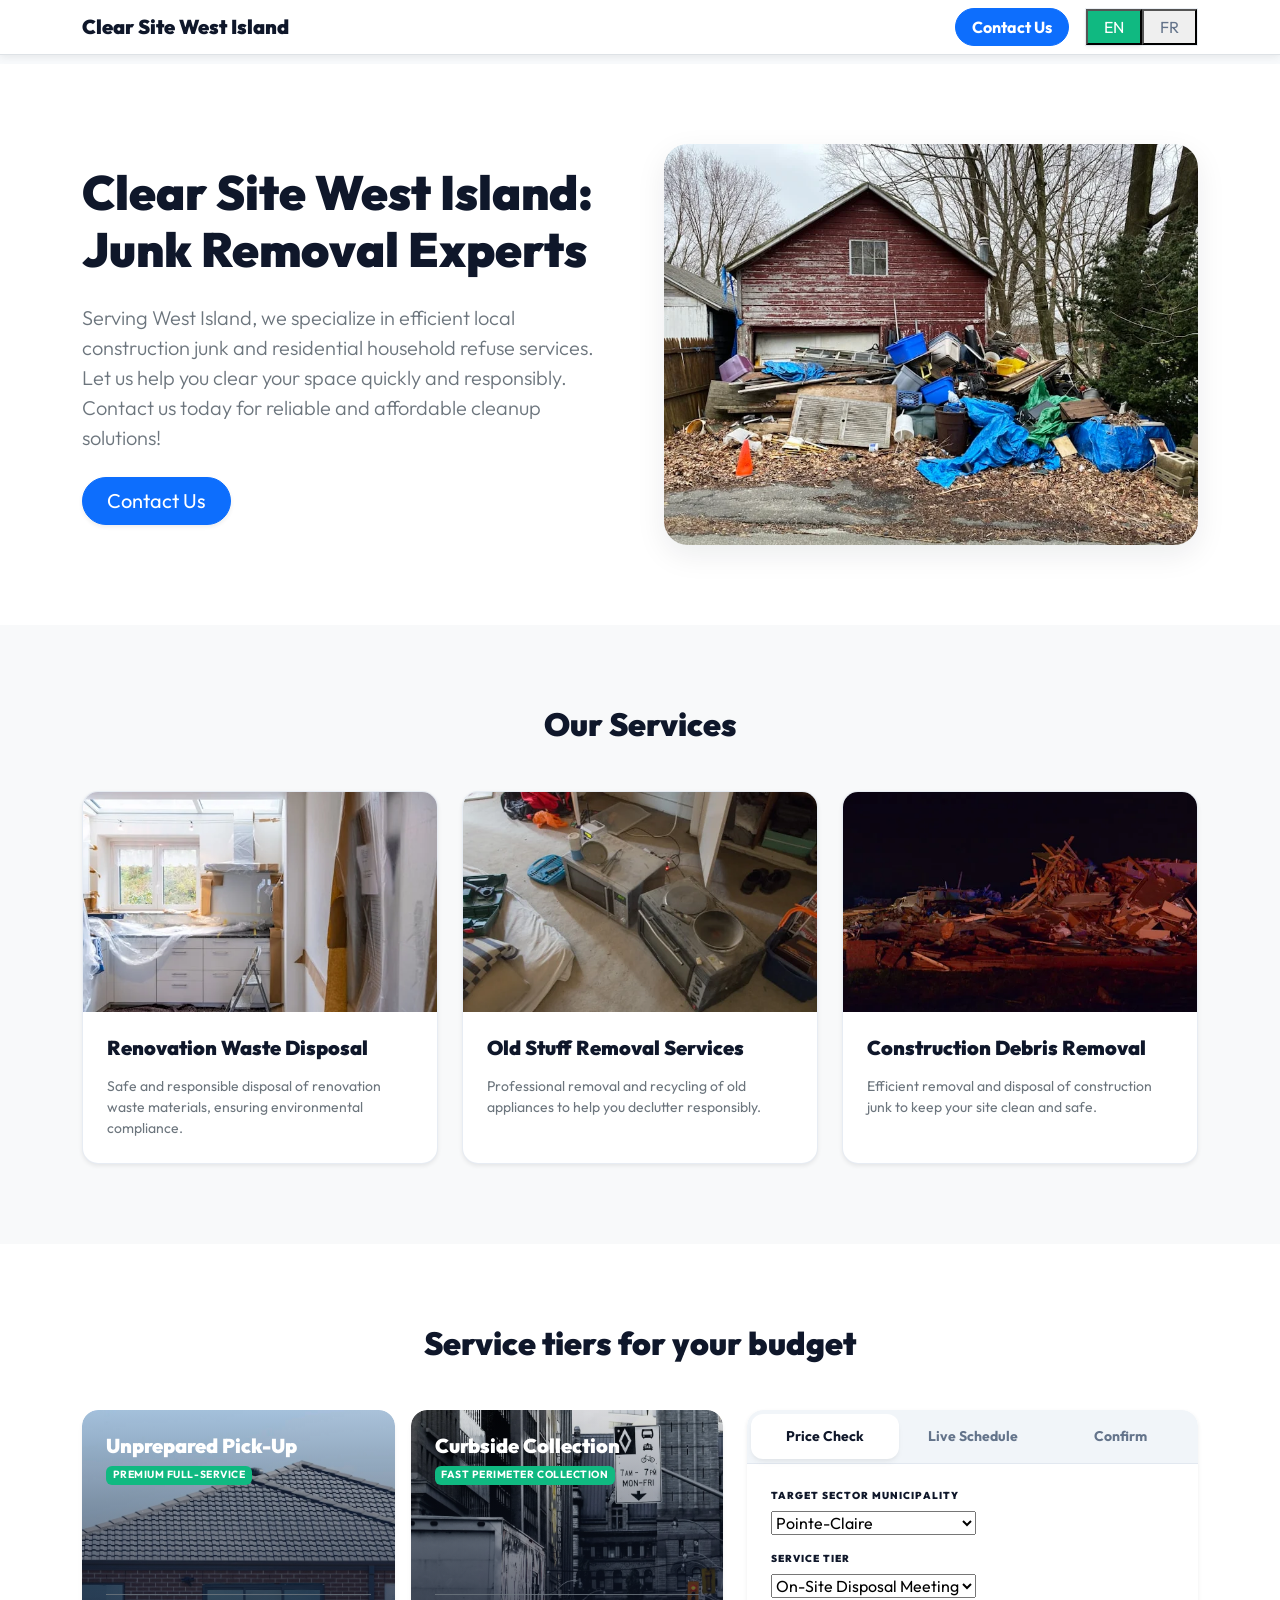
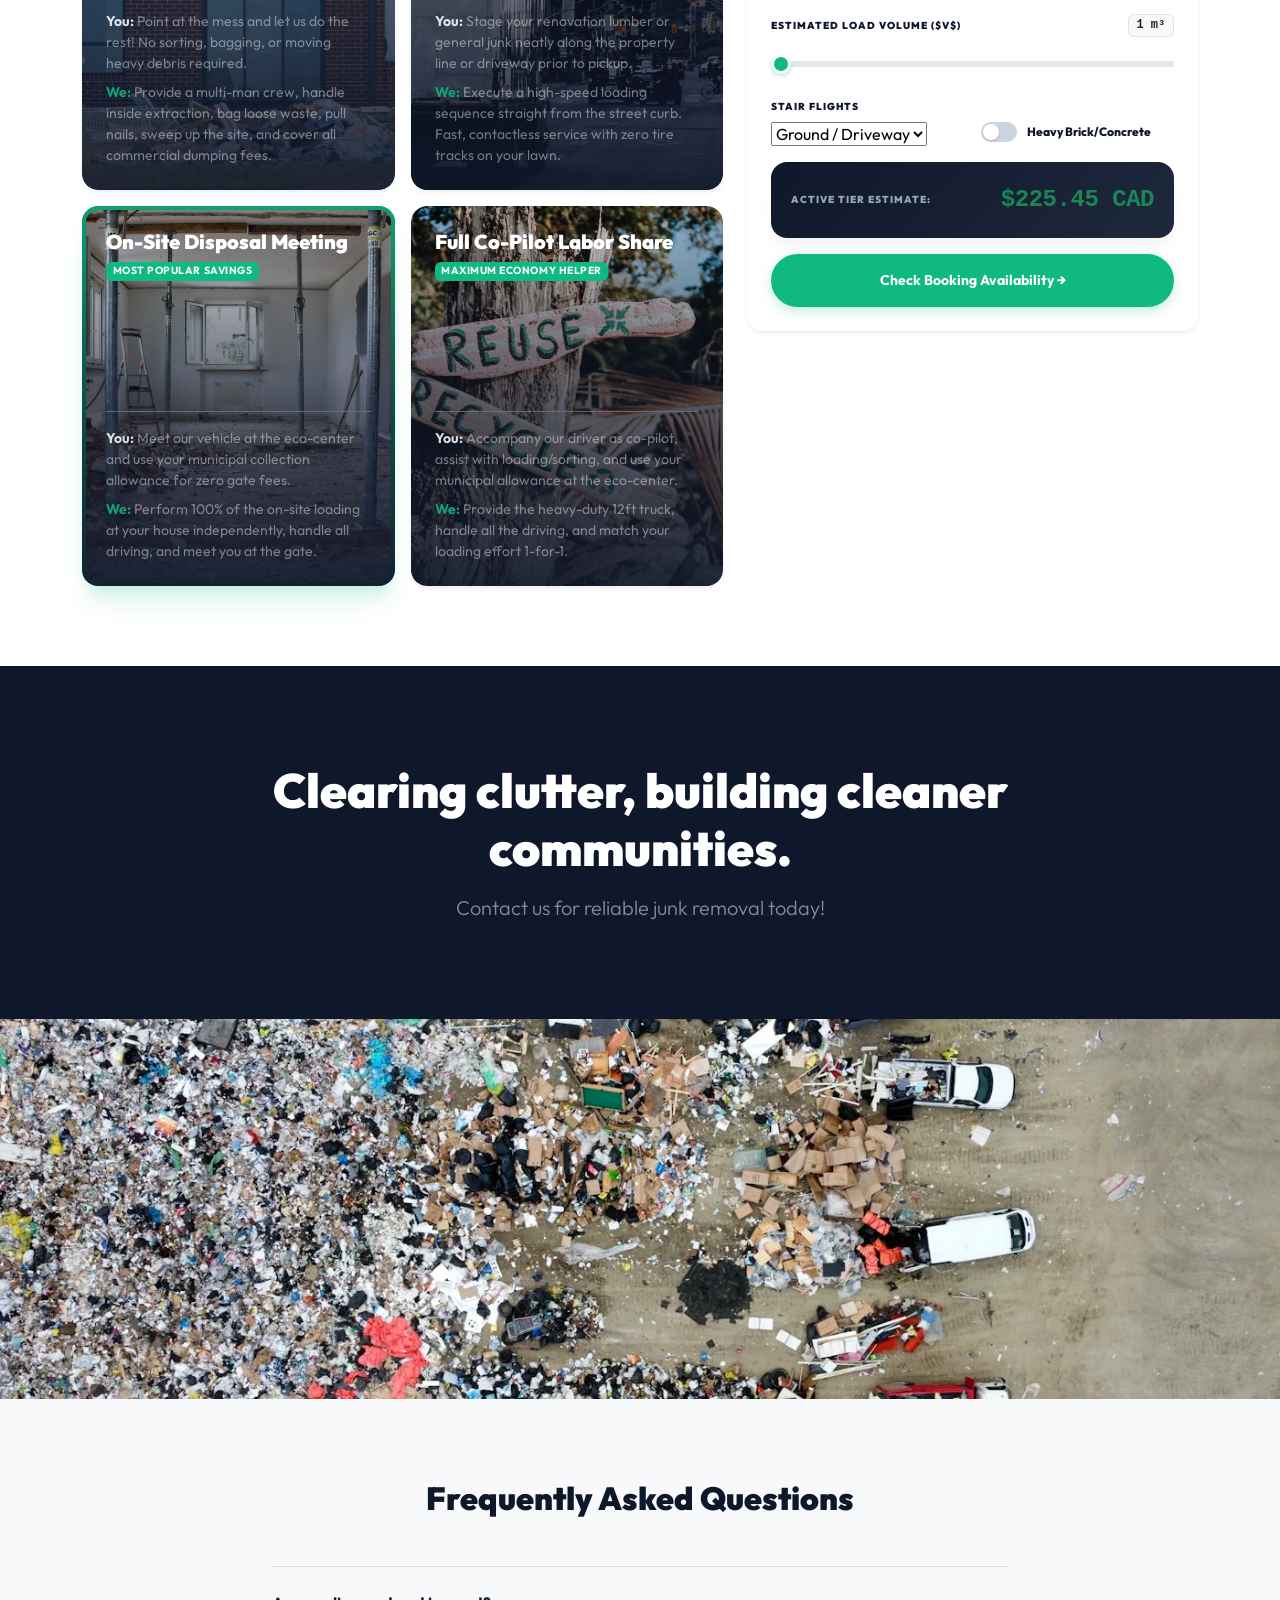
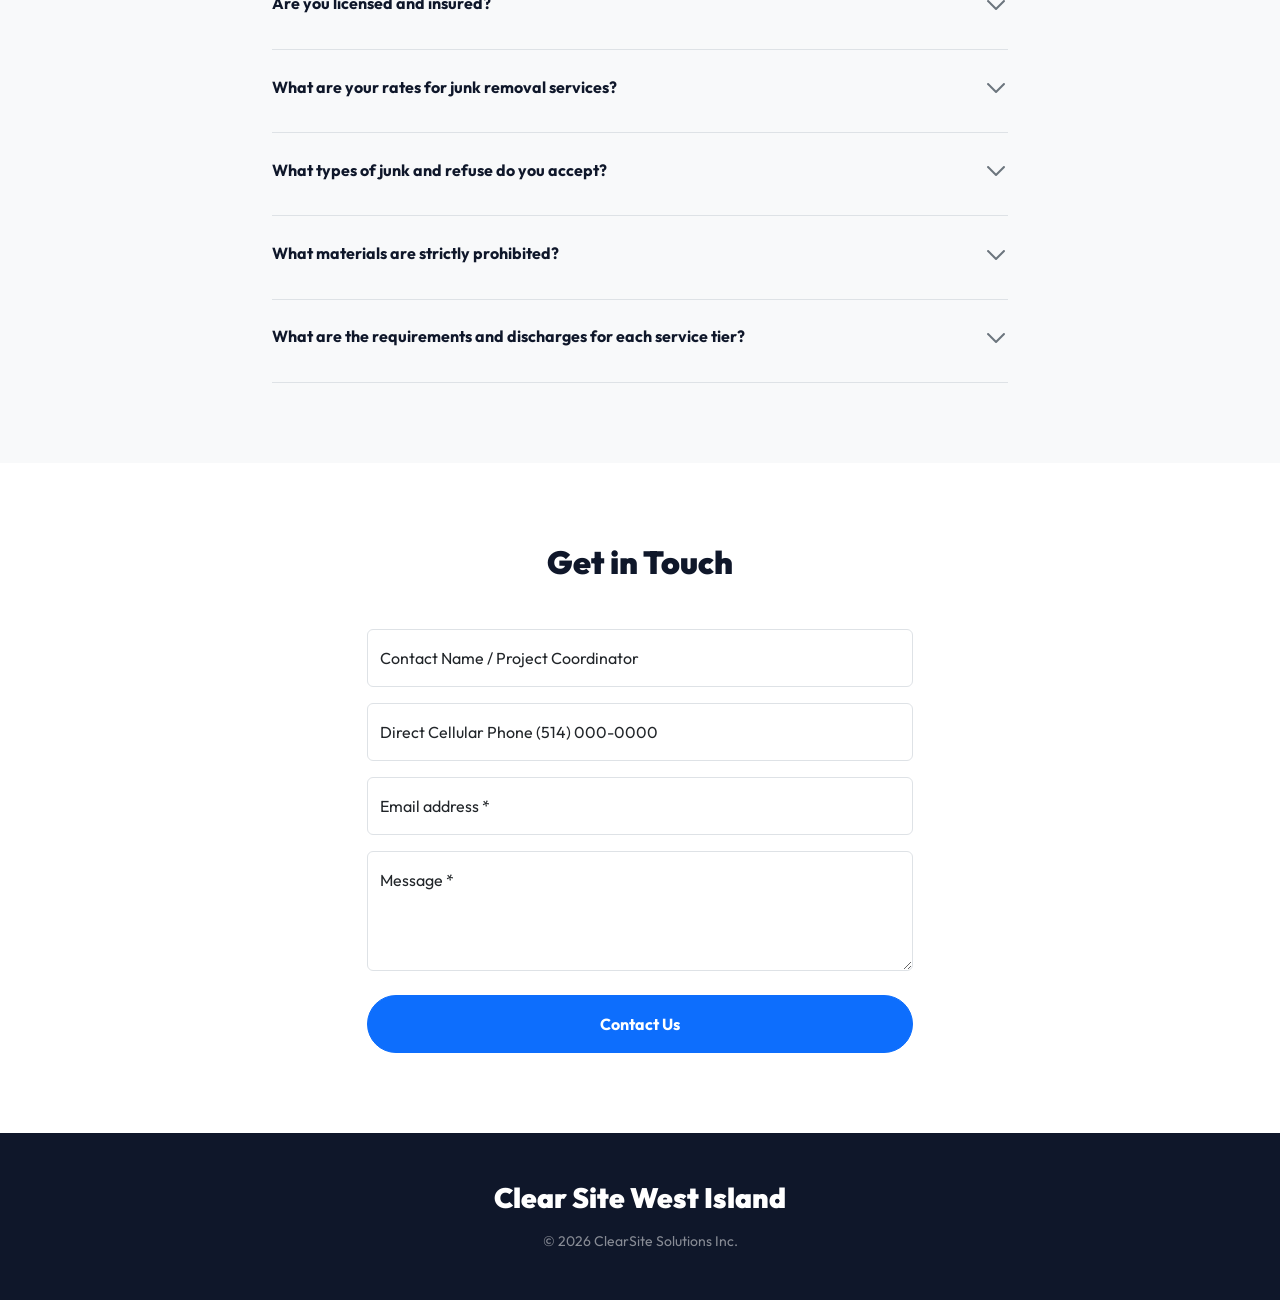
<file: index.html>
<!DOCTYPE html>
<html lang="en">
  <head>
    <meta charset="UTF-8"/>
    <meta
      name="viewport"
      content="width=device-width, initial-scale=1.0, maximum-scale=1.0, user-scalable=0"
    />
    <meta
      name="description"
content="Premium and budget-friendly site cleanup and junk removal services in
        Montreal West Island."
    />
    <title data-i18n="site_title">
      Junk Removal &amp; Post-Renovation Debris Logistics | Clear Site West Island
    </title>
    <link rel="icon" type="image/png" href="./assets/favicon.png"/>
    <link
      href="https://cdn.jsdelivr.net/npm/bootstrap@5.3.3/dist/css/bootstrap.min.css"
      rel="stylesheet"
      integrity="sha384-QWTKZyjpPEjISv5WaRU9OFeRpok6YctnYmDr5pNlyT2bRjXh0JMhjY6hW+ALEwIH"
      crossorigin="anonymous"
    />

    <!-- Premium Typography Integration -->
    <link rel="preconnect" href="https://fonts.googleapis.com"/>
    <link rel="preconnect" href="https://fonts.gstatic.com" crossorigin=""/>
    <link
      href="https://fonts.googleapis.com/css2?family=Outfit:wght@300;400;500;600;700;800;900&amp;family=Inter:wght@300;400;500;600;700;800;900&amp;display=swap"
      rel="stylesheet"
    />
    <link rel="stylesheet" href="./styles.css"/>
  </head>
  <body class="body-container">
    <div id="sections-container" class="container-fluid p-0">
      
      <div
        class="position-relative"
        id="header"
        data-section-id="4c0ea07a-d4e5-467e-9595-0672fa9d69af"
        data-section-type="Header"
      >
        <header id="Header" class="bg-white shadow-sm border-bottom py-2">
          <nav
            class="container d-flex align-items-center justify-content-between"
            aria-label="Main navigation"
          >
            <a href="#" class="text-decoration-none">
              <h3
                class="fw-black text-brandNavy m-0"
                style="font-size: 1.25rem;"
                data-i18n="site_brand_name"
              >
                Clear Site West Island
              </h3>
            </a>
            <div class="d-flex align-items-center gap-3">
              <ul class="nav nav-pills align-items-center gap-2 mb-0">
                <li class="ms-3 d-flex align-items-center">
                  <a
                    href="#contact-1"
                    class="btn btn-primary fw-bold px-3 py-1.5 rounded-pill"
                    data-i18n="btn_contact_us"
                  >
                    Contact Us
                  </a>
                </li>
                <li class="ms-2 d-flex align-items-center">
                  <div
                    id="lang-toggle"
                    class="d-flex align-items-center bg-slate-100 p-0.5 rounded-full
                      border border-slate-200/50"
                  >
                    <button
                      id="lang-toggle-en"
                      class="px-3 py-1 text-xs font-semibold uppercase rounded-full transition-all">EN</button
                    >
                    <button
                      id="lang-toggle-fr"
                      class="px-3 py-1 text-xs font-semibold uppercase rounded-full transition-all">FR</button
                    >
                  </div>
                </li>
              </ul>
            </div>
          </nav>
        </header>
      </div></div>
      
      <div
        class="position-relative"
        id="introduction-1"
        data-section-id="f3b81694-c691-4bbe-92ff-283b07a033bd"
        data-section-type="Introduction"
      >
        <section id="Introduction" class="position-relative section-padding bg-white">
          <div class="container">
            <div class="row align-items-center g-5">
              <div class="col-lg-6 order-lg-2">
                <div class="hero-image-wrapper">
                  <img
                    sizes="(max-width: 992px) 100vw, 50vw"
                    alt="A nice pile of junk"
                    class="img-fluid rounded-4 shadow-sm hero-image"
                    loading="eager"
                    src="./assets/intro-hero.webp"
                  />
                </div>
              </div>
              <div class="col-lg-6 order-lg-1">
                <h1 class="display-5 fw-black text-brandNavy mb-4" data-i18n="hero_title">
                  Clear Site West Island: Junk Removal Experts
                </h1>
                <p class="lead text-secondary mb-4" data-i18n="hero_desc">
                  Serving West Island, we specialize in efficient local construction
                  junk and residential household refuse services. Let us help you clear
                  your
                  space quickly and responsibly. Contact us today for reliable and
                  affordable cleanup
                  solutions!
                </p>
                <div class="d-grid gap-2 d-md-flex">
                  <a
                    href="#scheduling-1"
                    class="btn btn-primary btn-lg px-4 py-2.5 rounded-pill shadow-sm"
                    data-i18n="btn_contact_us"
                  >
                    Contact Us
                  </a>
                </div>
              </div>
            </div>
          </div>
        </section>
      </div></div>
      
      <div
        class="position-relative"
        id="services-1"
        data-section-id="70274da6-1402-4a1a-b79a-099a5a632c2a"
        data-section-type="Services"
      >
        <div id="Services" class="section-padding bg-light">
          <div class="container">
            <h2
              class="text-center fw-black text-brandNavy mb-5"
              data-i18n="services_section_title"
            >
              Our Services
            </h2>
            <div class="row g-4 justify-content-center">
              <!-- Service 1 -->
              <div class="col-md-4 d-flex">
                <div
                  class="card service-card border-0 shadow-sm w-100 rounded-4
                    overflow-hidden"
                >
                  <img
                    src="./assets/service1.webp"
                    class="card-img-top"
                    style="height: 220px; object-fit: cover;"
                    alt="Home Renovation"
                  />
                  <div class="card-body p-4 d-flex flex-column justify-content-between">
                    <div>
                      <h3
                        class="fw-black text-brandNavy h5 mb-3"
                        data-i18n="service_1_title"
                      >
                        Renovation Waste Disposal
                      </h3>
                      <p
                        class="card-text text-secondary small"
                        data-i18n="service_1_desc"
                      >
                        Safe and responsible disposal of renovation waste materials,
                        ensuring environmental compliance.
                      </p>
                    </div>
                  </div>
                </div>
              </div>
              <!-- Service 2 -->
              <div class="col-md-4 d-flex">
                <div
                  class="card service-card border-0 shadow-sm w-100 rounded-4
                    overflow-hidden"
                >
                  <img
                    src="./assets/service2.webp"
                    class="card-img-top"
                    style="height: 220px; object-fit: cover;"
                    alt="Stuff Removal"
                  />
                  <div class="card-body p-4 d-flex flex-column justify-content-between">
                    <div>
                      <h3
                        class="fw-black text-brandNavy h5 mb-3"
                        data-i18n="service_2_title"
                      >
                        Old Stuff Removal Services
                      </h3>
                      <p
                        class="card-text text-secondary small"
                        data-i18n="service_2_desc"
                      >
                        Professional removal and recycling of old appliances to help you
                        declutter responsibly.
                      </p>
                    </div>
                  </div>
                </div>
              </div>
              <!-- Service 3 -->
              <div class="col-md-4 d-flex">
                <div
                  class="card service-card border-0 shadow-sm w-100 rounded-4
                    overflow-hidden"
                >
                  <img
                    src="./assets/service3.webp"
                    class="card-img-top"
                    style="height: 220px; object-fit: cover;"
                    alt="Tornado Damage"
                  />
                  <div class="card-body p-4 d-flex flex-column justify-content-between">
                    <div>
                      <h3
                        class="fw-black text-brandNavy h5 mb-3"
                        data-i18n="service_3_title"
                      >
                        Construction Debris Removal
                      </h3>
                      <p
                        class="card-text text-secondary small"
                        data-i18n="service_3_desc"
                      >
                        Efficient removal and disposal of construction junk to keep your
                        site clean and safe.
                      </p>
                    </div>
                  </div>
                </div>
              </div>
            </div>
          </div>
        </div>
      </div></div>
      
      
      
      <div
        id="gallery-1"
        class="position-relative"
        data-section-id="a676a765-b362-4d2d-8b42-06bcba5ecfe6"
        data-section-type="Gallery"
      >
        <div id="Gallery" class="section-padding bg-white">
          <div class="container">
            <h2
              class="text-center fw-black text-brandNavy mb-5"
              data-i18n="gallery_section_title"
            >
              Service tiers for your budget
            </h2>
            <div class="row g-4">
              <!-- Left Column: Service Tiers -->
              <div class="col-12 col-lg-7">
                <div class="row g-3">
                  <!-- Tier 1 Card -->
              <div
                id="service-card-level_1_unprepared"
                class="col-md-6 gallery-tier-card"
              >
                <div class="gallery-img-wrapper position-relative" style="height: 380px;">
                  <img
                    alt="New home building."
                    src="./assets/photo-1774780864430-206ea507535e.webp"
                    class="w-100 h-100 object-fit-cover rounded-4"
                    loading="lazy"
                  />
                  <div
                    class="gallery-card-overlay p-4 d-flex flex-column
                      justify-content-between rounded-4"
                  >
                    <div
                      class="d-flex align-items-center justify-content-between flex-wrap
                        gap-2 mb-3"
                    >
                      <h3 class="h5 fw-black text-white m-0" data-i18n="tier_1_title">
                        Unprepared Pick-Up
                      </h3>
                      <span
                        class="badge text-white px-2.5 py-1 text-uppercase"
                        style="font-size: .65rem; letter-spacing: 0.05em;
                        background-color: var(--color-emerald) !important;"
                        data-i18n="tier_1_badge"
                      >
                        Premium Full-Service
                      </span>
                    </div>
                    <div
                      class="tier-details-text border-top border-secondary pt-3 mt-auto"
                    >
                      <p class="mb-2 text-white-50 small">
                        <strong class="text-white" data-i18n="you_label">You:</strong>
                        <span data-i18n="tier_1_you">
                          Point at the mess and let us do the rest! No sorting, bagging,
                          or moving heavy debris required.
                        </span>
                      </p>
                      <p class="mb-0 text-white-50 small">
                        <strong
                          class="text-emerald"
                          style="color: var(--color-emerald) !important;"
                          data-i18n="we_label">We:</strong
                        >
                        <span data-i18n="tier_1_we">
                          Provide a multi-man crew, handle inside extraction, bag loose
                          waste, pull nails, sweep up the site, and cover all commercial
                          dumping fees.
                        </span>
                      </p>
                    </div>
                  </div>
                </div>
              </div>

              <!-- Tier 2 Card -->
              <div
                id="service-card-level_2_curbside"
                class="col-md-6 gallery-tier-card"
              >
                <div class="gallery-img-wrapper position-relative" style="height: 380px;">
                  <img
                    alt="Streetphotography"
                    src="./assets/photo-1523551475406-ea1b4145258a.webp"
                    class="w-100 h-100 object-fit-cover rounded-4"
                    loading="lazy"
                  />
                  <div
                    class="gallery-card-overlay p-4 d-flex flex-column
                      justify-content-between rounded-4"
                  >
                    <div
                      class="d-flex align-items-center justify-content-between flex-wrap
                        gap-2 mb-3"
                    >
                      <h3 class="h5 fw-black text-white m-0" data-i18n="tier_2_title">
                        Curbside Collection
                      </h3>
                      <span
                        class="badge text-white px-2.5 py-1 text-uppercase"
                        style="font-size: .65rem; letter-spacing: 0.05em;
                        background-color: var(--color-emerald) !important;"
                        data-i18n="tier_2_badge"
                      >
                        Fast Perimeter Collection
                      </span>
                    </div>
                    <div
                      class="tier-details-text border-top border-secondary pt-3 mt-auto"
                    >
                      <p class="mb-2 text-white-50 small">
                        <strong class="text-white" data-i18n="you_label">You:</strong>
                        <span data-i18n="tier_2_you">
                          Stage your renovation lumber or general junk neatly along the
                          property line or driveway prior to pickup.
                        </span>
                      </p>
                      <p class="mb-0 text-white-50 small">
                        <strong
                          class="text-emerald"
                          style="color: var(--color-emerald) !important;"
                          data-i18n="we_label">We:</strong
                        >
                        <span data-i18n="tier_2_we">
                          Execute a high-speed loading sequence straight from the street
                          curb. Fast, contactless service with zero tire tracks on your
                          lawn.
                        </span>
                      </p>
                    </div>
                  </div>
                </div>
              </div>

              <!-- Tier 3 Card -->
              <div
                id="service-card-level_3_meeting"
                class="col-md-6 gallery-tier-card"
              >
                <div class="gallery-img-wrapper position-relative" style="height: 380px;">
                  <img
                    alt="a room that has some tools in it"
                    src="./assets/photo-1634586648651-f1fb9ec10d90.webp"
                    class="w-100 h-100 object-fit-cover rounded-4"
                    loading="lazy"
                  />
                  <div
                    class="gallery-card-overlay p-4 d-flex flex-column
                      justify-content-between rounded-4"
                  >
                    <div
                      class="d-flex align-items-center justify-content-between flex-wrap
                        gap-2 mb-3"
                    >
                      <h3 class="h5 fw-black text-white m-0" data-i18n="tier_3_title">
                        On-Site Disposal Meeting
                      </h3>
                      <span
                        class="badge text-white px-2.5 py-1 text-uppercase"
                        style="font-size: .65rem; letter-spacing: 0.05em;
                        background-color: var(--color-emerald) !important;"
                        data-i18n="tier_3_badge"
                      >
                        Eco-Centre Co-Drop
                      </span>
                    </div>
                    <div
                      class="tier-details-text border-top border-secondary pt-3 mt-auto"
                    >
                      <p class="mb-2 text-white-50 small">
                        <strong class="text-white" data-i18n="you_label">You:</strong>
                        <span data-i18n="tier_3_you">
                          Meet our driver at the eco-centre gate with your resident ID to
                          unlock subsidized residential disposal rates.
                        </span>
                      </p>
                      <p class="mb-0 text-white-50 small">
                        <strong
                          class="text-emerald"
                          style="color: var(--color-emerald) !important;"
                          data-i18n="we_label">We:</strong
                        >
                        <span data-i18n="tier_3_we">
                          Transport and unload all waste materials. You benefit from
                          resident pricing rather than commercial dumping fees.
                        </span>
                      </p>
                    </div>
                  </div>
                </div>
              </div>

              <!-- Tier 4 Card -->
              <div
                id="service-card-level_4_copilot"
                class="col-md-6 gallery-tier-card"
              >
                <div class="gallery-img-wrapper position-relative" style="height: 380px;">
                  <img
                    alt="a close up of a sign on a tree"
                    src="./assets/photo-1675395594169-c6b14260e271.webp"
                    class="w-100 h-100 object-fit-cover rounded-4"
                    loading="lazy"
                  />
                  <div
                    class="gallery-card-overlay p-4 d-flex flex-column
                      justify-content-between rounded-4"
                  >
                    <div
                      class="d-flex align-items-center justify-content-between flex-wrap
                        gap-2 mb-3"
                    >
                      <h3 class="h5 fw-black text-white m-0" data-i18n="tier_4_title">
                        Full Co-Pilot
                      </h3>
                      <span
                        class="badge text-white px-2.5 py-1 text-uppercase"
                        style="font-size: .65rem; letter-spacing: 0.05em;
                        background-color: var(--color-emerald) !important;"
                        data-i18n="tier_4_badge"
                      >
                        Supervised Self-Haul
                      </span>
                    </div>
                    <div
                      class="tier-details-text border-top border-secondary pt-3 mt-auto"
                    >
                      <p class="mb-2 text-white-50 small">
                        <strong class="text-white" data-i18n="you_label">You:</strong>
                        <span data-i18n="tier_4_you">
                          Load your own items into the vehicle. A ClearSite professional
                          manages all driving and unloading per insurance compliance.
                        </span>
                      </p>
                      <p class="mb-0 text-white-50 small">
                        <strong
                          class="text-emerald"
                          style="color: var(--color-emerald) !important;"
                          data-i18n="we_label">We:</strong
                        >
                        <span data-i18n="tier_4_we">
                          Provide a licensed driver and handle all dumping logistics while
                          you supervise the process.
                        </span>
                      </p>
                    </div>
                  </div>
                </div>
                </div>
              </div>

              </div>
              <!-- Right Column: Sticky Estimator Card -->
              <div class="col-12 col-lg-5">
                <div class="sticky-sidebar">
                  <div class="card border-0 shadow-sm rounded-4 overflow-hidden">
                  <div id="scheduling-tabs" role="tablist">
                    <button
                      id="tab-btn-quote"
                      class="tab-btn tab-active"
                      role="tab"
                      aria-selected="true"
                      onclick="switchControlPanelState('quote')"
                      data-i18n="tab_quote"
                    >
                    Get Estimate
                    </button>
                    <button
                      id="tab-btn-book"
                      class="tab-btn tab-inactive"
                      role="tab"
                      aria-selected="false"
                      onclick="switchControlPanelState('book')"
                      data-i18n="tab_book"
                    >
                    Live Schedule
                    </button>
                    <button
                      id="tab-btn-contact"
                      class="tab-btn tab-inactive"
                      role="tab"
                      aria-selected="false"
                      onclick="switchControlPanelState('contact')"
                      data-i18n="tab_confirm"
                    >
                    Confirm
                    </button>
                  </div>
                  <div class="card-body p-4">
                    <!-- Panel: Quote -->
                    <div id="panel-state-quote" class="panel-state">
                      <div class="mb-3">
                        <label class="sched-label" data-i18n="label_sector">
                        Target Sector Municipality
                        </label>
                        <select id="sel-town" class="form-control-sched">
                        <!-- Populated dynamically from territory-matrix.json -->
                        </select>
                      </div>
                      <div class="mb-3">
                        <label class="sched-label" data-i18n="label_tier_select">
                        Service Tier
                        </label>
                        <select id="sel-tier" class="form-control-sched">
                          <option
                            value="level_1_unprepared"
                            data-i18n="tier_1_title">Unprepared
                            Pick-Up</option
                          >
                          <option
                            value="level_2_curbside"
                            data-i18n="tier_2_title">Curbside
                            Collection</option
                          >
                          <option
                            value="level_3_meeting"
                            data-i18n="tier_3_title">On-Site
                            Disposal
                            Meeting</option
                          >
                          <option
                            value="level_4_copilot"
                            data-i18n="tier_4_title">Full
                            Co-Pilot</option
                          >
                        </select>
                      </div>
                      <div class="mb-3">
                        <div
                          class="d-flex justify-content-between align-items-center mb-2"
                        >
                          <label class="sched-label mb-0" data-i18n="label_volume">
                          Estimated Load Volume
                          </label>
                          <span
                            class="badge bg-light text-dark border fw-bold font-monospace"
                          >
                          <span id="lbl-volume">
                          1
                          </span>
                          m³
                          </span>
                        </div>
                        <input
                          type="range"
                          id="input-volume"
                          min="1"
                          max="12"
                          value="1"
                          class="w-100"
                        />
                      </div>
                      <div class="row g-3 mb-3">
                        <div class="col-6">
                          <label class="sched-label" data-i18n="label_stairs">
                          Stair Flights
                          </label>
                          <select id="sel-stairs" class="form-control-sched">
                          <option value="0" data-i18n="stairs_ground">
                            Ground / Driveway
                          </option>
                          <option value="1" data-i18n="stairs_1flight">
                            1 Flight Inside
                          </option>
                          <option value="2" data-i18n="stairs_2flights">
                            2+ Flights Inside
                          </option>
                          </select>
                        </div>
                        <div class="col-6 d-flex align-items-end pb-1">
                          <label class="toggle-switch">
                          <input type="checkbox" id="chk-masonry"/>
                          <span class="toggle-track">
                          <span class="toggle-thumb">
                          </span>
                          </span>
                          <span data-i18n="label_masonry">
                          Heavy Brick/Concrete
                          </span>
                          </label>
                        </div>
                      </div>
                      <div
                        id="safety-alert-gate"
                        class="d-none mb-3"
                        data-i18n="safety_alert_gate"
                      >
                        <strong>
                        ⚠️ Structural Axle Safety Threshold Reached:
                        </strong>
                        Dense debris cannot exceed 3 m³ per load. The system has
                        automatically
                        restructured this deployment into multiple safety-compliant trips.
                      </div>
                      <div id="estimate-readout" class="mb-3">
                        <span class="estimate-label" data-i18n="active_estimate">
                        Active Tier Estimate:
                        </span>
                        <span
                          id="estimated-cost-display"
                          class="tabular-nums fs-4 fw-bold font-monospace text-success"
                        >
                        $0.00 CAD
                        </span>
                      </div>
                      <button
                        class="sched-btn-primary"
                        onclick="switchControlPanelState('book')"
                        data-i18n="btn_check_availability"
                      >
                      Check Booking Availability →
                      </button>
                    </div>
                    <!-- /panel-quote -->
                    <div id="panel-state-book" class="panel-state d-none">
                      <div class="mb-3">
                        <label class="sched-label mb-2" data-i18n="label_date_select">
                        Select Available Date
                        </label>
                        <input
                          type="date"
                          id="selected-date"
                          class="form-control-sched"
                          required=""
                        />
                      </div>

                      <label class="sched-label mb-2" data-i18n="label_time_slot">
                      Select Time Window
                      </label>
                      <div
                        id="time-slots-container"
                        class="d-flex flex-column gap-2 mb-3"
                      >
                        <button
                          type="button"
                          class="btn btn-outline-secondary text-start p-2 rounded-3
                            select-time-btn fw-semibold"
                          data-time="Morning (08:00 - 12:00)"
                          style="font-size: .875rem;"
                        >
                        🌅 Morning (08:00 - 12:00)
                        </button>
                        <button
                          type="button"
                          class="btn btn-outline-secondary text-start p-2 rounded-3
                            select-time-btn fw-semibold"
                          data-time="Afternoon (12:00 - 16:00)"
                          style="font-size: .875rem;"
                        >
                        ☀️ Afternoon (12:00 - 16:00)
                        </button>
                      </div>

                      <div
                        class="d-flex justify-content-between align-items-center mt-3 pt-2
                          border-top"
                      >
                        <button
                          type="button"
                          class="btn btn-link text-muted p-0 text-decoration-none small"
                          onclick="switchControlPanelState('quote')"
                        >
                        ← Back
                        </button>
                        <button
                          type="button"
                          id="btn-to-confirmation"
                          class="btn btn-secondary py-2 px-4 rounded-pill fw-bold
                            text-white"
                          style="width: auto; font-size: .875rem;"
                          disabled=""
                        >
                        Select a Slot
                        </button>
                      </div>
                    </div>
                    <!-- /panel-book -->

                    <!-- Panel: Confirmation & Details -->
                    <div id="panel-state-contact" class="panel-state d-none">
                      <form name="estimator-booking" method="POST" data-netlify="true">
                        <input type="hidden" name="selected_tier" class="form-tier" />
                        <input type="hidden" name="town" class="form-town" />
                        <input type="hidden" name="volume" class="form-volume" />
                        <input type="hidden" name="stairs" class="form-stairs" />
                        <input type="hidden" name="masonry" class="form-masonry" />
                        <input type="hidden" name="estimated_price" class="form-price" />
                        <input
                          type="hidden"
                          name="selected_slot"
                          id="selected-slot-input"
                        />

                        <div class="card border-0 bg-light p-3 rounded-3 mb-3">
                          <h6
                            class="fw-bold text-brandNavy mb-2 small text-uppercase"
                            data-i18n="summary_title"
                          >
                          Booking Summary
                          </h6>
                          <div class="row g-2 small text-muted">
                            <div class="col-6">
                              <strong data-i18n="summary_tier">Service Tier:</strong>
                            </div>
                            <div
                              class="col-6 text-end text-dark fw-semibold"
                              id="summary-value-tier"
                            >
                            -
                            </div>

                            <div class="col-6">
                              <strong data-i18n="summary_volume">Volume:</strong>
                            </div>
                            <div
                              class="col-6 text-end text-dark fw-semibold"
                              id="summary-value-volume"
                            >
                            -
                            </div>

                            <div class="col-6">
                              <strong data-i18n="summary_slot">Date &amp; Time:</strong>
                            </div>
                            <div
                              class="col-6 text-end text-dark fw-semibold"
                              id="summary-value-slot"
                            >
                            -
                            </div>

                            <div class="col-6">
                              <strong data-i18n="summary_price">Est. Price:</strong>
                            </div>
                            <div
                              class="col-6 text-end text-success fw-bold fs-6"
                              id="summary-value-price"
                            >
                            -
                            </div>
                          </div>
                        </div>

                        <div class="mb-2">
                          <label class="sched-label mb-1" for="book-name">
                          Name *
                          </label>
                          <input
                            type="text"
                            name="name"
                            id="book-name"
                            placeholder="John Doe"
                            class="form-control-sched"
                            required=""
                          />
                        </div>

                        <div class="mb-3">
                          <label class="sched-label mb-1" for="book-contact">
                          Phone or Email *
                          </label>
                          <input
                            type="text"
                            name="contact"
                            id="book-contact"
                            placeholder="Phone (514) 000-0000 or Email"
                            class="form-control-sched"
                            required=""
                          />
                        </div>

                        <div class="mb-3">
                          <label
                            class="sched-label mb-1"
                            for="book-comments"
                            data-i18n="label_comments"
                          >
                          Special Instructions / Comments
                          </label>
                          <textarea
                            name="comments"
                            id="book-comments"
                            placeholder="Describe any access restrictions, specific items, or details..."
                            class="form-control-sched"
                            rows="2"
                            style="height: auto;"
                          ></textarea>
                        </div>

                        <div
                          class="d-flex justify-content-between align-items-center mt-3
                            pt-2 border-top"
                        >
                          <button
                            type="button"
                            class="btn btn-link text-muted p-0 text-decoration-none small"
                            onclick="switchControlPanelState('book')"
                          >
                          ← Back
                          </button>
                          <button
                            type="submit"
                            class="sched-btn-primary py-2 px-4 rounded-pill fw-bold"
                            style="width: auto; font-size: .875rem;"
                          >
                          Submit Booking
                          </button>
                        </div>
                      </form>
                    </div>
                  </div>
                  <!-- /card-body -->
                </div>
                </div>
                </div>
              </div>
            </div>
          </div>
        </div>
      </div>
      
      <div
        class="position-relative"
        id="quotebanner-1"
        data-section-id="174e1817-ce01-4094-a420-d694556f0fd4"
        data-section-type="QuoteBanner"
      >
        <div id="QuoteBanner" class="section-padding bg-brandNavy text-white text-center">
          <div class="container py-3">
            <div class="row justify-content-center">
              <div class="col-md-8">
                <h2 class="display-5 fw-black mb-3">
                  Clearing clutter, building cleaner communities.
                </h2>
                <p class="lead mb-0 text-white-50">
                  Contact us for reliable junk removal today!
                </p>
              </div>
            </div>
          </div>
        </div>
      </div></div>
      
      <div
        class="position-relative"
        id="imagebanner-1"
        data-section-id="c512331b-8202-499e-a53f-f0cbf6941446"
        data-section-type="ImageBanner"
      >
        <div id="ImageBanner" class="w-100 overflow-hidden" style="max-height: 380px;">
          <img
            src="./assets/photo-1770068511790-091e2c8cb382.webp"
            class="w-100 h-100 img-fluid"
            style="object-fit: cover; min-height: 250px; max-height: 380px;"
            alt="Waste logistics landfill view"
            loading="lazy"
          />
        </div>
      </div></div>
      
      
      <div
        class="position-relative"
        id="frequentlyaskedquestions-1"
        data-section-id="ed780b06-e2b0-447e-b4d4-c7d88d5d92fb"
        data-section-type="FrequentlyAskedQuestions"
      >
        <section id="FrequentlyAskedQuestions" class="section-padding bg-light">
          <div class="container">
            <div class="row justify-content-center">
              <div class="col-lg-8">
                <h2
                  class="text-center fw-black text-brandNavy mb-5"
                  data-i18n="section_faq_title"
                >
                  Frequently Asked Questions
                </h2>
                <div class="faq-accordion border-top">
                  <!-- FAQ Item 1 -->
                  <div class="faq-accordion-item border-bottom py-3">
                    <div
                      id="faq-accordion-_r_7_"
                      class="heading d-flex justify-content-between align-items-center
                        py-2"
                      role="button"
                      tabindex="0"
                      aria-expanded="false"
                      aria-controls="faq-accordion-_r_7_-content"
                      aria-label="Expand question: Are you licensed and insured?"
                    >
                      <h4 class="h6 fw-bold text-brandNavy mb-0" data-i18n="faq_q1_title">
                        Are you licensed and insured?
                      </h4>
                      <div class="icon text-secondary" aria-hidden="true">
                        <svg
                          width="24"
                          height="24"
                          viewBox="0 0 24 24"
                          fill="none"
                          xmlns="http://www.w3.org/2000/svg"
                        >
                          <path
                            d="M11.3109 16.7128C11.3109 16.7128 8.64426 14.0461 3.31092 8.71281C2.36811 7.77 3.78233 6.35578 4.72514 7.29859L12.018 14.5915L19.3109 7.29859C20.2537 6.35578 21.6679 7.77 20.7251 8.71281L12.7251 16.7128C12.5033 16.9347 12.2553 17.0023 12.018 16.9999C11.7331 16.9999 11.4974 16.9042 11.3109 16.7128Z"
                            fill="currentColor"
                          />
                        </svg>
                      </div>
                    </div>
                    <div
                      id="faq-accordion-_r_7_-content"
                      class="accordion-content"
                      role="region"
                      aria-labelledby="faq-accordion-_r_7_"
                    >
                      <div
                        class="pt-2 text-secondary small"
                        style="white-space: pre-wrap;"
                        data-i18n="faq_q1_body"
                      >
                        <p data-i18n="faq_q1_body">
                          Yes, Clear Site West Island is fully licensed and insured,
                          ensuring professional and reliable service for all our
                          customers.
                        </p>
                      </div>
                    </div>
                  </div>

                  <!-- FAQ Item 2 -->
                  <div class="faq-accordion-item border-bottom py-3">
                    <div
                      id="faq-accordion-_r_9_"
                      class="heading d-flex justify-content-between align-items-center
                        py-2"
                      role="button"
                      tabindex="0"
                      aria-expanded="false"
                      aria-controls="faq-accordion-_r_9_-content"
                      aria-label="Expand question: What are your rates for junk removal
                        services?"
                    >
                      <h4 class="h6 fw-bold text-brandNavy mb-0" data-i18n="faq_q2_title">
                        What are your rates for junk removal services?
                      </h4>
                      <div class="icon text-secondary" aria-hidden="true">
                        <svg
                          width="24"
                          height="24"
                          viewBox="0 0 24 24"
                          fill="none"
                          xmlns="http://www.w3.org/2000/svg"
                        >
                          <path
                            d="M11.3109 16.7128C11.3109 16.7128 8.64426 14.0461 3.31092 8.71281C2.36811 7.77 3.78233 6.35578 4.72514 7.29859L12.018 14.5915L19.3109 7.29859C20.2537 6.35578 21.6679 7.77 20.7251 8.71281L12.7251 16.7128C12.5033 16.9347 12.2553 17.0023 12.018 16.9999C11.7331 16.9999 11.4974 16.9042 11.3109 16.7128Z"
                            fill="currentColor"
                          />
                        </svg>
                      </div>
                    </div>
                    <div
                      id="faq-accordion-_r_9_-content"
                      class="accordion-content"
                      role="region"
                      aria-labelledby="faq-accordion-_r_9_"
                    >
                      <div
                        class="pt-2 text-secondary small"
                        style="white-space: pre-wrap;"
                        data-i18n="faq_q2_body"
                      >
                        <p data-i18n="faq_q2_body">
                          Our rates depend on the volume and type of junk to be removed.
                          We provide transparent pricing with no hidden fees and can offer
                          a free
                          estimate upon request.
                        </p>
                      </div>
                    </div>
                  </div>

                  <!-- FAQ Item 3 -->
                  <div class="faq-accordion-item border-bottom py-3">
                    <div
                      id="faq-accordion-_r_b_"
                      class="heading d-flex justify-content-between align-items-center
                        py-2"
                      role="button"
                      tabindex="0"
                      aria-expanded="false"
                      aria-controls="faq-accordion-_r_b_-content"
                      aria-label="Expand question: What types of junk and refuse do you
                        accept?"
                    >
                      <h4 class="h6 fw-bold text-brandNavy mb-0" data-i18n="faq_q3_title">
                        What types of junk and refuse do you accept?
                      </h4>
                      <div class="icon text-secondary" aria-hidden="true">
                        <svg
                          width="24"
                          height="24"
                          viewBox="0 0 24 24"
                          fill="none"
                          xmlns="http://www.w3.org/2000/svg"
                        >
                          <path
                            d="M11.3109 16.7128C11.3109 16.7128 8.64426 14.0461 3.31092 8.71281C2.36811 7.77 3.78233 6.35578 4.72514 7.29859L12.018 14.5915L19.3109 7.29859C20.2537 6.35578 21.6679 7.77 20.7251 8.71281L12.7251 16.7128C12.5033 16.9347 12.2553 17.0023 12.018 16.9999C11.7331 16.9999 11.4974 16.9042 11.3109 16.7128Z"
                            fill="currentColor"
                          />
                        </svg>
                      </div>
                    </div>
                    <div
                      id="faq-accordion-_r_b_-content"
                      class="accordion-content"
                      role="region"
                      aria-labelledby="faq-accordion-_r_b_"
                    >
                      <div
                        class="pt-2 text-secondary small"
                        style="white-space: pre-wrap;"
                        data-i18n="faq_q3_body"
                      >
                        <p data-i18n="faq_q3_body">
                          We accept a wide range of local construction junk and
                          residential household
                          refuse, including debris from renovations, old furniture,
                          appliances, yard
                          waste, and general household trash.
                        </p>
                      </div>
                    </div>
                  </div>

                  <!-- FAQ Item 4 -->
                  <div class="faq-accordion-item border-bottom py-3">
                    <div
                      id="faq-accordion-q6"
                      class="heading d-flex justify-content-between align-items-center
                        py-2"
                      role="button"
                      tabindex="0"
                      aria-expanded="false"
                      aria-controls="faq-accordion-q6-content"
                      aria-label="Expand question: What materials are strictly prohibited?"
                    >
                      <h4 class="h6 fw-bold text-brandNavy mb-0" data-i18n="faq_q6_title">
                        What materials are strictly prohibited?
                      </h4>
                      <div class="icon text-secondary" aria-hidden="true">
                        <svg
                          width="24"
                          height="24"
                          viewBox="0 0 24 24"
                          fill="none"
                          xmlns="http://www.w3.org/2000/svg"
                        >
                          <path
                            d="M11.3109 16.7128C11.3109 16.7128 8.64426 14.0461 3.31092 8.71281C2.36811 7.77 3.78233 6.35578 4.72514 7.29859L12.018 14.5915L19.3109 7.29859C20.2537 6.35578 21.6679 7.77 20.7251 8.71281L12.7251 16.7128C12.5033 16.9347 12.2553 17.0023 12.018 16.9999C11.7331 16.9999 11.4974 16.9042 11.3109 16.7128Z"
                            fill="currentColor"
                          />
                        </svg>
                      </div>
                    </div>
                    <div
                      id="faq-accordion-q6-content"
                      class="accordion-content"
                      role="region"
                      aria-labelledby="faq-accordion-q6"
                    >
                      <div
                        class="pt-2 text-secondary small"
                        style="white-space: pre-wrap;"
                        data-i18n="faq_q6_body"
                      >
                        <p data-i18n="faq_q6_body">
                          For the safety of our crew and community compliance, we maintain
                          a
                          zero-tolerance transportation ban on hazardous household waste
                          (HHW). This
                          includes loose asbestos fibers, wet chemical lead paints,
                          storage propane tanks,
                          industrial solvents, or medical pollutants.
                        </p>
                      </div>
                    </div>
                  </div>

                  <!-- FAQ Item 5 -->
                  <div class="faq-accordion-item border-bottom py-3">
                    <div
                      id="faq-accordion-q7"
                      class="heading d-flex justify-content-between align-items-center
                        py-2"
                      role="button"
                      tabindex="0"
                      aria-expanded="false"
                      aria-controls="faq-accordion-q7-content"
                      aria-label="Expand question: What are the requirements and
                        discharges for each service tier?"
                    >
                      <h4 class="h6 fw-bold text-brandNavy mb-0" data-i18n="faq_q7_title">
                        What are the requirements and discharges for each service tier?
                      </h4>
                      <div class="icon text-secondary" aria-hidden="true">
                        <svg
                          width="24"
                          height="24"
                          viewBox="0 0 24 24"
                          fill="none"
                          xmlns="http://www.w3.org/2000/svg"
                        >
                          <path
                            d="M11.3109 16.7128C11.3109 16.7128 8.64426 14.0461 3.31092 8.71281C2.36811 7.77 3.78233 6.35578 4.72514 7.29859L12.018 14.5915L19.3109 7.29859C20.2537 6.35578 21.6679 7.77 20.7251 8.71281L12.7251 16.7128C12.5033 16.9347 12.2553 17.0023 12.018 16.9999C11.7331 16.9999 11.4974 16.9042 11.3109 16.7128Z"
                            fill="currentColor"
                          />
                        </svg>
                      </div>
                    </div>
                    <div
                      id="faq-accordion-q7-content"
                      class="accordion-content"
                      role="region"
                      aria-labelledby="faq-accordion-q7"
                    >
                      <div
                        class="pt-2 text-secondary small"
                        style="white-space: pre-wrap;"
                        data-i18n="faq_q7_body"
                      >
                        <p data-i18n="faq_q7_body">
                          Each tier has distinct operational parameters: Unprepared
                          Pick-Up requires full
                          site access for our crew; Curbside Collection requires all junk
                          positioned at
                          the property line prior to pickup; On-Site Disposal Meeting
                          requires the client
                          to meet at the eco-centre gate with resident ID for fee off-set;
                          and Full
                          Co-Pilot is passive for vehicle operation (a licensed ClearSite
                          professional
                          operates the vehicle at all times due to insurance compliance).
                        </p>
                      </div>
                    </div>
                  </div>
                </div>
              </div>
            </div>
          </div>
        </section>
      </div></div>
      
      <div
        class="position-relative"
        id="contact-1"
        data-section-id="d2a9c1b5-9dfd-4967-8441-4b06e1745fe2"
        data-section-type="Contact"
      >
        <div id="Contact" class="section-padding bg-white">
          <div class="container">
            <h2
              class="text-center fw-black text-brandNavy mb-5"
              data-i18n="contact_section_title"
            >
              Get in Touch
            </h2>
            <div class="row justify-content-center">
              <div class="col-lg-6 col-md-8 col-sm-12">
                <form name="contact" method="POST" data-netlify="true">
                <div class="form-floating mb-3">
                  <input
                    class="form-control"
                    id="name" name="name"
                    placeholder="John Doe"
                    maxlength="5000"
                    
                    aria-required="true"
                    type="text"
                  />
                  <label
                    for="name"
                    class="form-label"
                    data-i18n="input_name">Name
                    *</label
                  >
                </div>
                <div class="form-floating mb-3">
                  <input
                    class="form-control"
                    id="phone" name="phone"
                    placeholder="123-456-7890"
                    maxlength="5000"
                    
                    type="text"
                  />
                  <label
                    for="phone"
                    class="form-label"
                    data-i18n="input_phone">Phone
                    number</label
                  >
                </div>
                <div class="form-floating mb-3">
                  <input
                    class="form-control"
                    id="email" name="email"
                    placeholder="name@example.com"
                    maxlength="5000"
                    
                    aria-required="true"
                    type="text"
                  />
                  <label for="email" class="form-label">Email address *</label>
                </div>
                <div class="form-floating mb-3">
                  <textarea
                    class="form-control"
                    id="message" name="message"
                    placeholder="Enter your message here"
                    maxlength="5000"
                    
                    aria-required="true"
                    style="height: 120px;"
                  ></textarea>
                  <label for="message" class="form-label">Message *</label>
                </div>
                <button
                  type="button"
                  class="mt-2 btn btn-primary w-100 py-3 rounded-pill fw-bold"
                >
                  Contact Us
                </button>
              
                </form></div>
            </div>
          </div>
        </div>
      </div></div>
      
      <div
        class="position-relative"
        id="footer"
        data-section-id="6356c957-9e3d-4dd8-985f-322f7c4bc42e"
        data-section-type="Footer"
      >
        <footer id="Footer" class="bg-brandNavy text-white py-5">
          <div class="container text-center">
            <a href="#" class="text-decoration-none text-white">
              <h3 class="fw-black mb-3" data-i18n="site_brand_name">
                Clear Site West Island
              </h3>
            </a>
            <p class="text-white-50 small mb-0" data-i18n="footer_copyright">
              © 2026 Clear Site West Island
            </p>
          </div>
        </footer>
      </div></div>
    </div>
    <!-- Scripts Loading -->
    <script src="js/i18n.js"></script>
    <script src="js/pricing.js"></script>
    <script src="js/app.js" defer></script>
  </body>
</html>
</file>
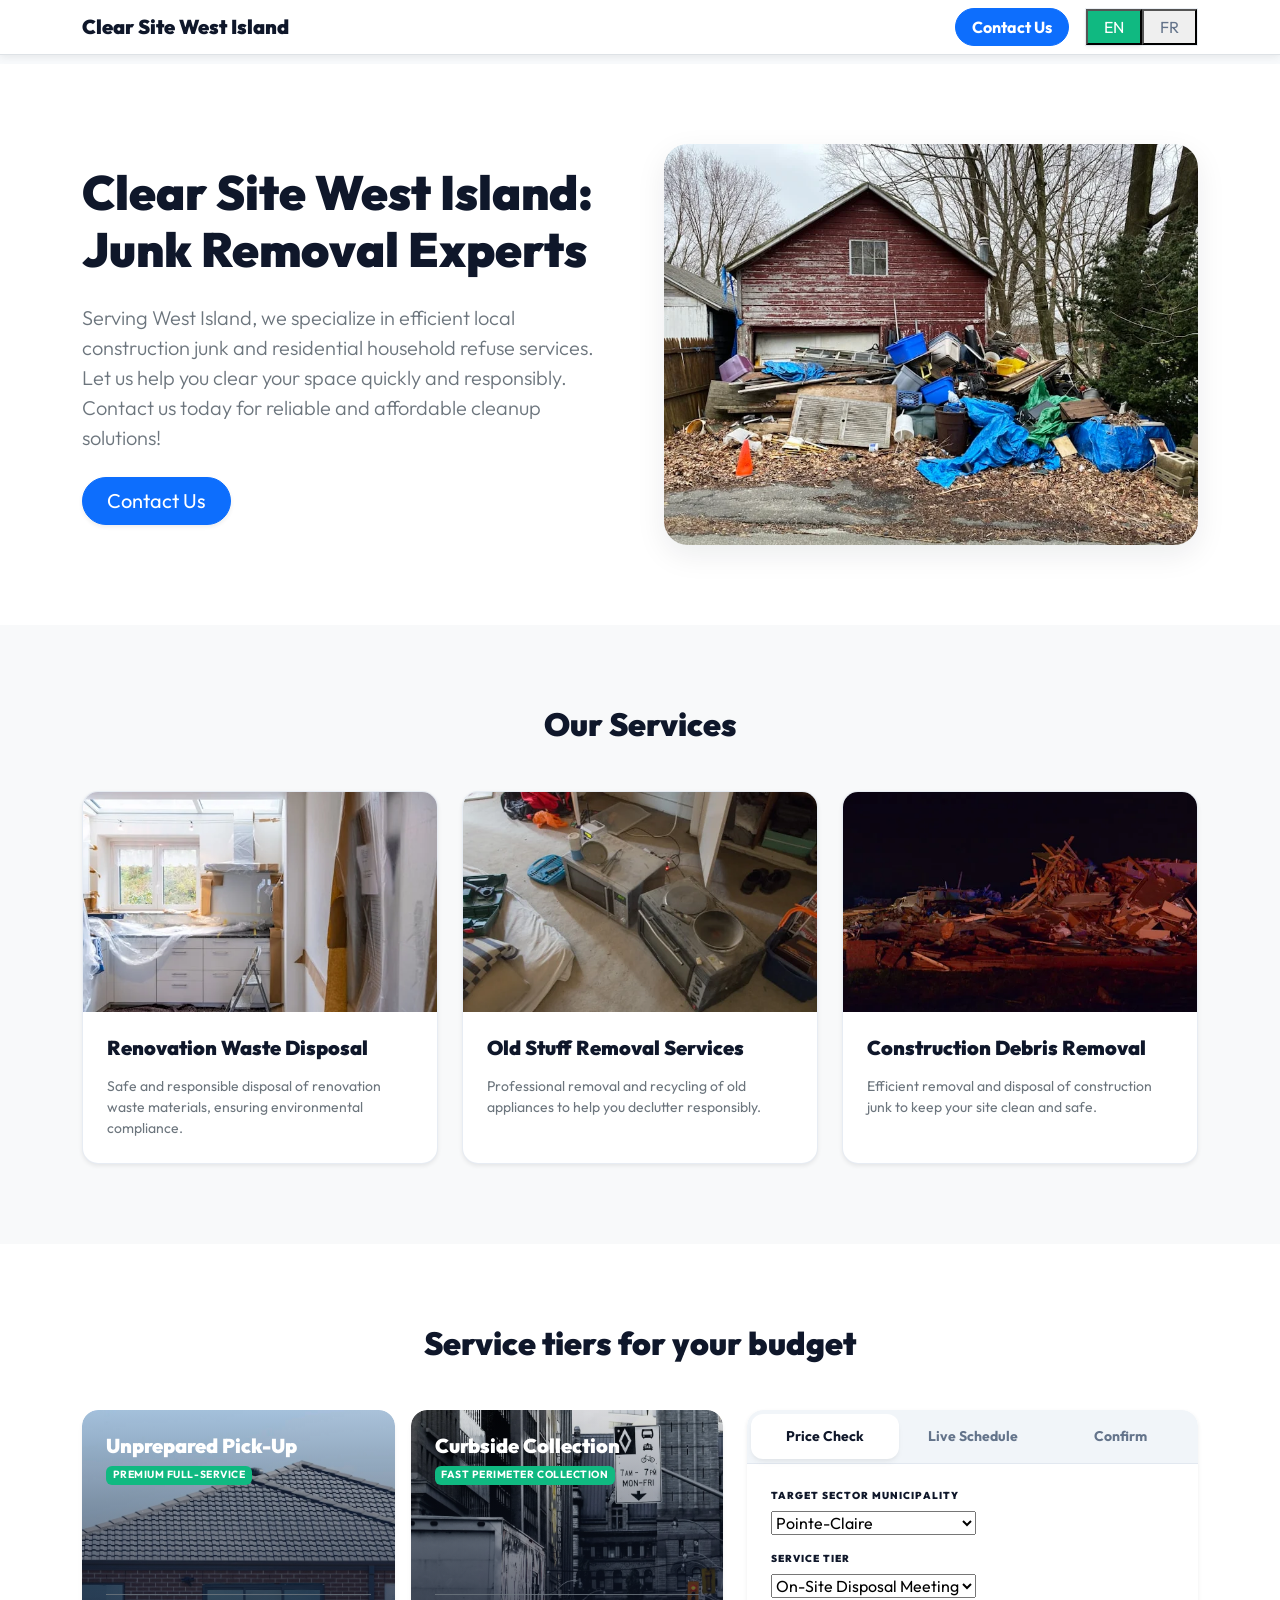
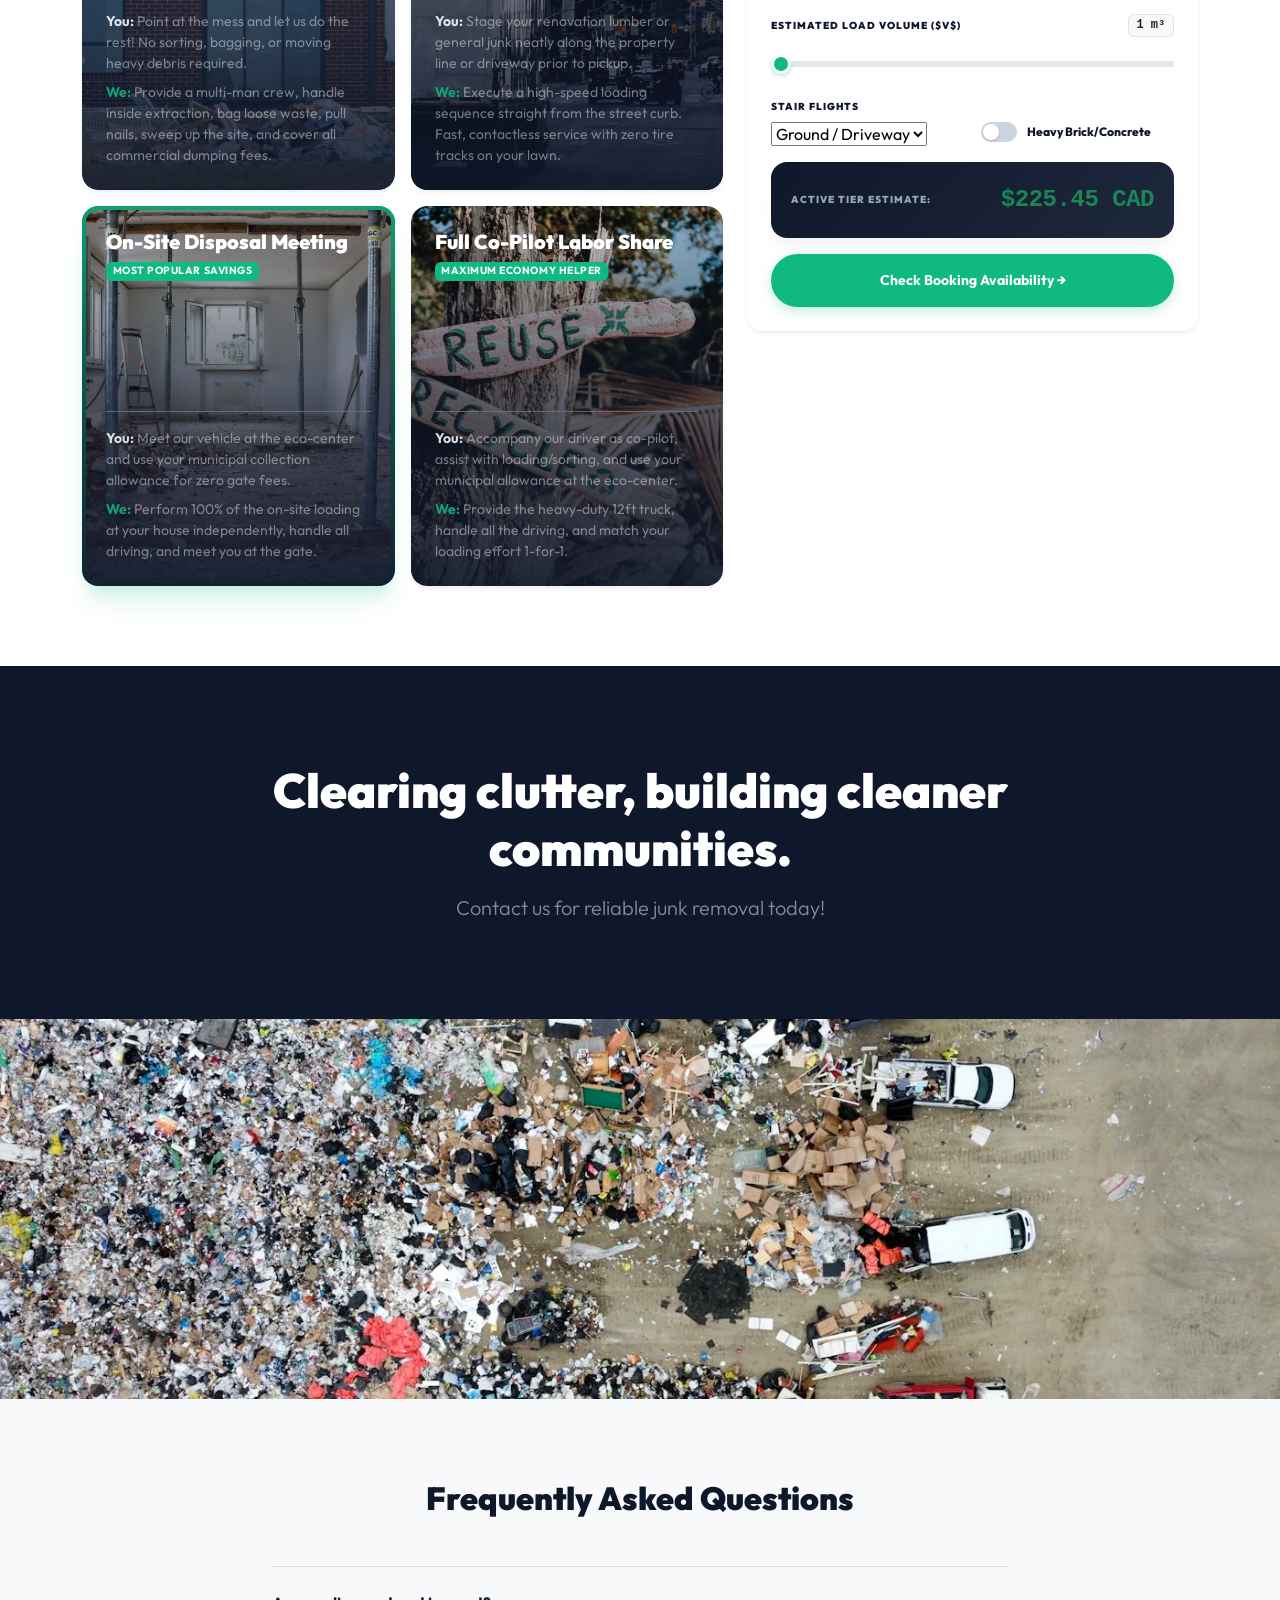
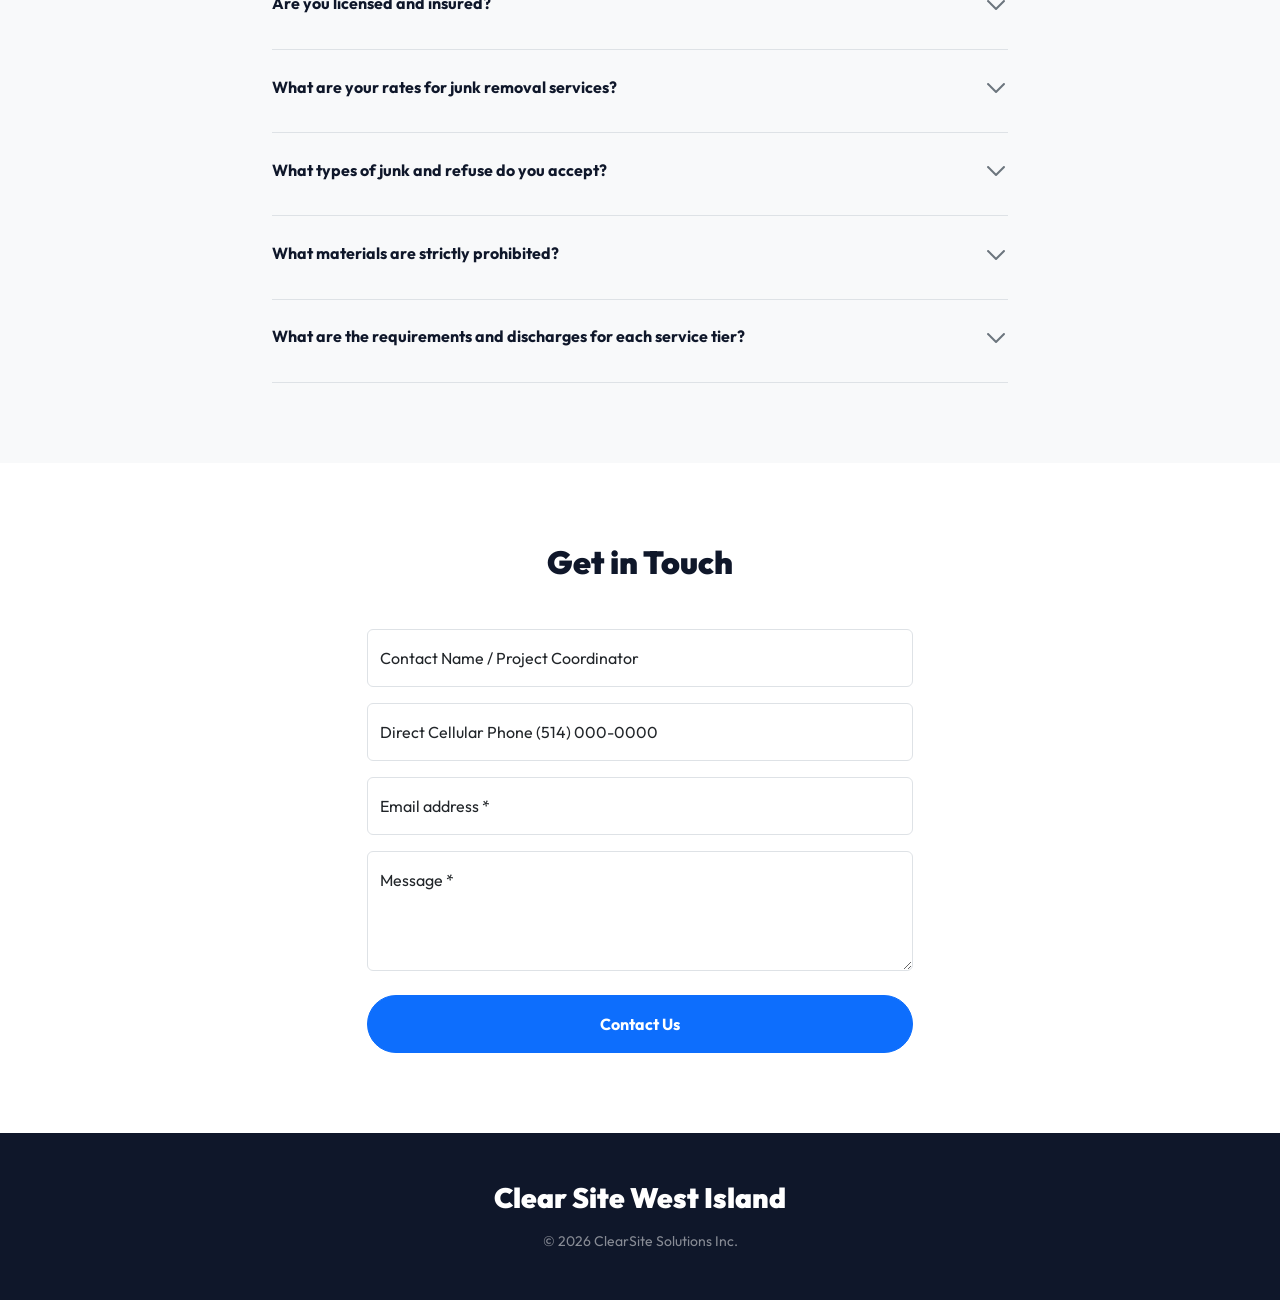
<file: src/public/index.html>
<!DOCTYPE html>
<html lang="en">
  <head>
    <meta charset="UTF-8"/>
    <meta
      name="viewport"
      content="width=device-width, initial-scale=1.0, maximum-scale=1.0, user-scalable=0"
    />
    <meta
      name="description"
content="Premium and budget-friendly site cleanup and junk removal services in
        Montreal West Island."
    />
    <title data-i18n="site_title">
      Junk Removal &amp; Post-Renovation Debris Logistics | Clear Site West Island
    </title>
    <link rel="icon" type="image/png" href="./assets/favicon.png"/>
    <link
      href="https://cdn.jsdelivr.net/npm/bootstrap@5.3.3/dist/css/bootstrap.min.css"
      rel="stylesheet"
      integrity="sha384-QWTKZyjpPEjISv5WaRU9OFeRpok6YctnYmDr5pNlyT2bRjXh0JMhjY6hW+ALEwIH"
      crossorigin="anonymous"
    />

    <!-- Premium Typography Integration -->
    <link rel="preconnect" href="https://fonts.googleapis.com"/>
    <link rel="preconnect" href="https://fonts.gstatic.com" crossorigin=""/>
    <link
      href="https://fonts.googleapis.com/css2?family=Outfit:wght@300;400;500;600;700;800;900&amp;family=Inter:wght@300;400;500;600;700;800;900&amp;display=swap"
      rel="stylesheet"
    />
    <link rel="stylesheet" href="./styles.css"/>
  </head>
  <body class="body-container">
    <div id="sections-container" class="container-fluid p-0">
      
      <div
        class="position-relative"
        id="header"
        data-section-id="4c0ea07a-d4e5-467e-9595-0672fa9d69af"
        data-section-type="Header"
      >
        <header id="Header" class="bg-white shadow-sm border-bottom py-2">
          <nav
            class="container d-flex align-items-center justify-content-between"
            aria-label="Main navigation"
          >
            <a href="#" class="text-decoration-none">
              <h3
                class="fw-black text-brandNavy m-0"
                style="font-size: 1.25rem;"
                data-i18n="site_brand_name"
              >
                Clear Site West Island
              </h3>
            </a>
            <div class="d-flex align-items-center gap-3">
              <ul class="nav nav-pills align-items-center gap-2 mb-0">
                <li class="ms-3 d-flex align-items-center">
                  <a
                    href="#contact-1"
                    class="btn btn-primary fw-bold px-3 py-1.5 rounded-pill"
                    data-i18n="btn_contact_us"
                  >
                    Contact Us
                  </a>
                </li>
                <li class="ms-2 d-flex align-items-center">
                  <div
                    id="lang-toggle"
                    class="d-flex align-items-center bg-slate-100 p-0.5 rounded-full
                      border border-slate-200/50"
                  >
                    <button
                      id="lang-toggle-en"
                      class="px-3 py-1 text-xs font-semibold uppercase rounded-full transition-all">EN</button
                    >
                    <button
                      id="lang-toggle-fr"
                      class="px-3 py-1 text-xs font-semibold uppercase rounded-full transition-all">FR</button
                    >
                  </div>
                </li>
              </ul>
            </div>
          </nav>
        </header>
      </div></div>
      
      <div
        class="position-relative"
        id="introduction-1"
        data-section-id="f3b81694-c691-4bbe-92ff-283b07a033bd"
        data-section-type="Introduction"
      >
        <section id="Introduction" class="position-relative section-padding bg-white">
          <div class="container">
            <div class="row align-items-center g-5">
              <div class="col-lg-6 order-lg-2">
                <div class="hero-image-wrapper">
                  <img
                    sizes="(max-width: 992px) 100vw, 50vw"
                    alt="A nice pile of junk"
                    class="img-fluid rounded-4 shadow-sm hero-image"
                    loading="eager"
                    src="./assets/intro-hero.webp"
                  />
                </div>
              </div>
              <div class="col-lg-6 order-lg-1">
                <h1 class="display-5 fw-black text-brandNavy mb-4" data-i18n="hero_title">
                  Clear Site West Island: Junk Removal Experts
                </h1>
                <p class="lead text-secondary mb-4" data-i18n="hero_desc">
                  Serving West Island, we specialize in efficient local construction
                  junk and residential household refuse services. Let us help you clear
                  your
                  space quickly and responsibly. Contact us today for reliable and
                  affordable cleanup
                  solutions!
                </p>
                <div class="d-grid gap-2 d-md-flex">
                  <a
                    href="#scheduling-1"
                    class="btn btn-primary btn-lg px-4 py-2.5 rounded-pill shadow-sm"
                    data-i18n="btn_contact_us"
                  >
                    Contact Us
                  </a>
                </div>
              </div>
            </div>
          </div>
        </section>
      </div></div>
      
      <div
        class="position-relative"
        id="services-1"
        data-section-id="70274da6-1402-4a1a-b79a-099a5a632c2a"
        data-section-type="Services"
      >
        <div id="Services" class="section-padding bg-light">
          <div class="container">
            <h2
              class="text-center fw-black text-brandNavy mb-5"
              data-i18n="services_section_title"
            >
              Our Services
            </h2>
            <div class="row g-4 justify-content-center">
              <!-- Service 1 -->
              <div class="col-md-4 d-flex">
                <div
                  class="card service-card border-0 shadow-sm w-100 rounded-4
                    overflow-hidden"
                >
                  <img
                    src="./assets/service1.webp"
                    class="card-img-top"
                    style="height: 220px; object-fit: cover;"
                    alt="Home Renovation"
                  />
                  <div class="card-body p-4 d-flex flex-column justify-content-between">
                    <div>
                      <h3
                        class="fw-black text-brandNavy h5 mb-3"
                        data-i18n="service_1_title"
                      >
                        Renovation Waste Disposal
                      </h3>
                      <p
                        class="card-text text-secondary small"
                        data-i18n="service_1_desc"
                      >
                        Safe and responsible disposal of renovation waste materials,
                        ensuring environmental compliance.
                      </p>
                    </div>
                  </div>
                </div>
              </div>
              <!-- Service 2 -->
              <div class="col-md-4 d-flex">
                <div
                  class="card service-card border-0 shadow-sm w-100 rounded-4
                    overflow-hidden"
                >
                  <img
                    src="./assets/service2.webp"
                    class="card-img-top"
                    style="height: 220px; object-fit: cover;"
                    alt="Stuff Removal"
                  />
                  <div class="card-body p-4 d-flex flex-column justify-content-between">
                    <div>
                      <h3
                        class="fw-black text-brandNavy h5 mb-3"
                        data-i18n="service_2_title"
                      >
                        Old Stuff Removal Services
                      </h3>
                      <p
                        class="card-text text-secondary small"
                        data-i18n="service_2_desc"
                      >
                        Professional removal and recycling of old appliances to help you
                        declutter responsibly.
                      </p>
                    </div>
                  </div>
                </div>
              </div>
              <!-- Service 3 -->
              <div class="col-md-4 d-flex">
                <div
                  class="card service-card border-0 shadow-sm w-100 rounded-4
                    overflow-hidden"
                >
                  <img
                    src="./assets/service3.webp"
                    class="card-img-top"
                    style="height: 220px; object-fit: cover;"
                    alt="Tornado Damage"
                  />
                  <div class="card-body p-4 d-flex flex-column justify-content-between">
                    <div>
                      <h3
                        class="fw-black text-brandNavy h5 mb-3"
                        data-i18n="service_3_title"
                      >
                        Construction Debris Removal
                      </h3>
                      <p
                        class="card-text text-secondary small"
                        data-i18n="service_3_desc"
                      >
                        Efficient removal and disposal of construction junk to keep your
                        site clean and safe.
                      </p>
                    </div>
                  </div>
                </div>
              </div>
            </div>
          </div>
        </div>
      </div></div>
      
      
      
      <div
        id="gallery-1"
        class="position-relative"
        data-section-id="a676a765-b362-4d2d-8b42-06bcba5ecfe6"
        data-section-type="Gallery"
      >
        <div id="Gallery" class="section-padding bg-white">
          <div class="container">
            <h2
              class="text-center fw-black text-brandNavy mb-5"
              data-i18n="gallery_section_title"
            >
              Service tiers for your budget
            </h2>
            <div class="row g-4">
              <!-- Left Column: Service Tiers -->
              <div class="col-12 col-lg-7">
                <div class="row g-3">
                  <!-- Tier 1 Card -->
              <div
                id="service-card-level_1_unprepared"
                class="col-md-6 gallery-tier-card"
              >
                <div class="gallery-img-wrapper position-relative" style="height: 380px;">
                  <img
                    alt="New home building."
                    src="./assets/photo-1774780864430-206ea507535e.webp"
                    class="w-100 h-100 object-fit-cover rounded-4"
                    loading="lazy"
                  />
                  <div
                    class="gallery-card-overlay p-4 d-flex flex-column
                      justify-content-between rounded-4"
                  >
                    <div
                      class="d-flex align-items-center justify-content-between flex-wrap
                        gap-2 mb-3"
                    >
                      <h3 class="h5 fw-black text-white m-0" data-i18n="tier_1_title">
                        Unprepared Pick-Up
                      </h3>
                      <span
                        class="badge text-white px-2.5 py-1 text-uppercase"
                        style="font-size: .65rem; letter-spacing: 0.05em;
                        background-color: var(--color-emerald) !important;"
                        data-i18n="tier_1_badge"
                      >
                        Premium Full-Service
                      </span>
                    </div>
                    <div
                      class="tier-details-text border-top border-secondary pt-3 mt-auto"
                    >
                      <p class="mb-2 text-white-50 small">
                        <strong class="text-white" data-i18n="you_label">You:</strong>
                        <span data-i18n="tier_1_you">
                          Point at the mess and let us do the rest! No sorting, bagging,
                          or moving heavy debris required.
                        </span>
                      </p>
                      <p class="mb-0 text-white-50 small">
                        <strong
                          class="text-emerald"
                          style="color: var(--color-emerald) !important;"
                          data-i18n="we_label">We:</strong
                        >
                        <span data-i18n="tier_1_we">
                          Provide a multi-man crew, handle inside extraction, bag loose
                          waste, pull nails, sweep up the site, and cover all commercial
                          dumping fees.
                        </span>
                      </p>
                    </div>
                  </div>
                </div>
              </div>

              <!-- Tier 2 Card -->
              <div
                id="service-card-level_2_curbside"
                class="col-md-6 gallery-tier-card"
              >
                <div class="gallery-img-wrapper position-relative" style="height: 380px;">
                  <img
                    alt="Streetphotography"
                    src="./assets/photo-1523551475406-ea1b4145258a.webp"
                    class="w-100 h-100 object-fit-cover rounded-4"
                    loading="lazy"
                  />
                  <div
                    class="gallery-card-overlay p-4 d-flex flex-column
                      justify-content-between rounded-4"
                  >
                    <div
                      class="d-flex align-items-center justify-content-between flex-wrap
                        gap-2 mb-3"
                    >
                      <h3 class="h5 fw-black text-white m-0" data-i18n="tier_2_title">
                        Curbside Collection
                      </h3>
                      <span
                        class="badge text-white px-2.5 py-1 text-uppercase"
                        style="font-size: .65rem; letter-spacing: 0.05em;
                        background-color: var(--color-emerald) !important;"
                        data-i18n="tier_2_badge"
                      >
                        Fast Perimeter Collection
                      </span>
                    </div>
                    <div
                      class="tier-details-text border-top border-secondary pt-3 mt-auto"
                    >
                      <p class="mb-2 text-white-50 small">
                        <strong class="text-white" data-i18n="you_label">You:</strong>
                        <span data-i18n="tier_2_you">
                          Stage your renovation lumber or general junk neatly along the
                          property line or driveway prior to pickup.
                        </span>
                      </p>
                      <p class="mb-0 text-white-50 small">
                        <strong
                          class="text-emerald"
                          style="color: var(--color-emerald) !important;"
                          data-i18n="we_label">We:</strong
                        >
                        <span data-i18n="tier_2_we">
                          Execute a high-speed loading sequence straight from the street
                          curb. Fast, contactless service with zero tire tracks on your
                          lawn.
                        </span>
                      </p>
                    </div>
                  </div>
                </div>
              </div>

              <!-- Tier 3 Card -->
              <div
                id="service-card-level_3_meeting"
                class="col-md-6 gallery-tier-card"
              >
                <div class="gallery-img-wrapper position-relative" style="height: 380px;">
                  <img
                    alt="a room that has some tools in it"
                    src="./assets/photo-1634586648651-f1fb9ec10d90.webp"
                    class="w-100 h-100 object-fit-cover rounded-4"
                    loading="lazy"
                  />
                  <div
                    class="gallery-card-overlay p-4 d-flex flex-column
                      justify-content-between rounded-4"
                  >
                    <div
                      class="d-flex align-items-center justify-content-between flex-wrap
                        gap-2 mb-3"
                    >
                      <h3 class="h5 fw-black text-white m-0" data-i18n="tier_3_title">
                        On-Site Disposal Meeting
                      </h3>
                      <span
                        class="badge text-white px-2.5 py-1 text-uppercase"
                        style="font-size: .65rem; letter-spacing: 0.05em;
                        background-color: var(--color-emerald) !important;"
                        data-i18n="tier_3_badge"
                      >
                        Eco-Centre Co-Drop
                      </span>
                    </div>
                    <div
                      class="tier-details-text border-top border-secondary pt-3 mt-auto"
                    >
                      <p class="mb-2 text-white-50 small">
                        <strong class="text-white" data-i18n="you_label">You:</strong>
                        <span data-i18n="tier_3_you">
                          Meet our driver at the eco-centre gate with your resident ID to
                          unlock subsidized residential disposal rates.
                        </span>
                      </p>
                      <p class="mb-0 text-white-50 small">
                        <strong
                          class="text-emerald"
                          style="color: var(--color-emerald) !important;"
                          data-i18n="we_label">We:</strong
                        >
                        <span data-i18n="tier_3_we">
                          Transport and unload all waste materials. You benefit from
                          resident pricing rather than commercial dumping fees.
                        </span>
                      </p>
                    </div>
                  </div>
                </div>
              </div>

              <!-- Tier 4 Card -->
              <div
                id="service-card-level_4_copilot"
                class="col-md-6 gallery-tier-card"
              >
                <div class="gallery-img-wrapper position-relative" style="height: 380px;">
                  <img
                    alt="a close up of a sign on a tree"
                    src="./assets/photo-1675395594169-c6b14260e271.webp"
                    class="w-100 h-100 object-fit-cover rounded-4"
                    loading="lazy"
                  />
                  <div
                    class="gallery-card-overlay p-4 d-flex flex-column
                      justify-content-between rounded-4"
                  >
                    <div
                      class="d-flex align-items-center justify-content-between flex-wrap
                        gap-2 mb-3"
                    >
                      <h3 class="h5 fw-black text-white m-0" data-i18n="tier_4_title">
                        Full Co-Pilot
                      </h3>
                      <span
                        class="badge text-white px-2.5 py-1 text-uppercase"
                        style="font-size: .65rem; letter-spacing: 0.05em;
                        background-color: var(--color-emerald) !important;"
                        data-i18n="tier_4_badge"
                      >
                        Supervised Self-Haul
                      </span>
                    </div>
                    <div
                      class="tier-details-text border-top border-secondary pt-3 mt-auto"
                    >
                      <p class="mb-2 text-white-50 small">
                        <strong class="text-white" data-i18n="you_label">You:</strong>
                        <span data-i18n="tier_4_you">
                          Load your own items into the vehicle. A ClearSite professional
                          manages all driving and unloading per insurance compliance.
                        </span>
                      </p>
                      <p class="mb-0 text-white-50 small">
                        <strong
                          class="text-emerald"
                          style="color: var(--color-emerald) !important;"
                          data-i18n="we_label">We:</strong
                        >
                        <span data-i18n="tier_4_we">
                          Provide a licensed driver and handle all dumping logistics while
                          you supervise the process.
                        </span>
                      </p>
                    </div>
                  </div>
                </div>
                </div>
              </div>

              </div>
              <!-- Right Column: Sticky Estimator Card -->
              <div class="col-12 col-lg-5">
                <div class="sticky-sidebar">
                  <div class="card border-0 shadow-sm rounded-4 overflow-hidden">
                  <div id="scheduling-tabs" role="tablist">
                    <button
                      id="tab-btn-quote"
                      class="tab-btn tab-active"
                      role="tab"
                      aria-selected="true"
                      onclick="switchControlPanelState('quote')"
                      data-i18n="tab_quote"
                    >
                    Get Estimate
                    </button>
                    <button
                      id="tab-btn-book"
                      class="tab-btn tab-inactive"
                      role="tab"
                      aria-selected="false"
                      onclick="switchControlPanelState('book')"
                      data-i18n="tab_book"
                    >
                    Live Schedule
                    </button>
                    <button
                      id="tab-btn-contact"
                      class="tab-btn tab-inactive"
                      role="tab"
                      aria-selected="false"
                      onclick="switchControlPanelState('contact')"
                      data-i18n="tab_confirm"
                    >
                    Confirm
                    </button>
                  </div>
                  <div class="card-body p-4">
                    <!-- Panel: Quote -->
                    <div id="panel-state-quote" class="panel-state">
                      <div class="mb-3">
                        <label class="sched-label" data-i18n="label_sector">
                        Target Sector Municipality
                        </label>
                        <select id="sel-town" class="form-control-sched">
                        <!-- Populated dynamically from territory-matrix.json -->
                        </select>
                      </div>
                      <div class="mb-3">
                        <label class="sched-label" data-i18n="label_tier_select">
                        Service Tier
                        </label>
                        <select id="sel-tier" class="form-control-sched">
                          <option
                            value="level_1_unprepared"
                            data-i18n="tier_1_title">Unprepared
                            Pick-Up</option
                          >
                          <option
                            value="level_2_curbside"
                            data-i18n="tier_2_title">Curbside
                            Collection</option
                          >
                          <option
                            value="level_3_meeting"
                            data-i18n="tier_3_title">On-Site
                            Disposal
                            Meeting</option
                          >
                          <option
                            value="level_4_copilot"
                            data-i18n="tier_4_title">Full
                            Co-Pilot</option
                          >
                        </select>
                      </div>
                      <div class="mb-3">
                        <div
                          class="d-flex justify-content-between align-items-center mb-2"
                        >
                          <label class="sched-label mb-0" data-i18n="label_volume">
                          Estimated Load Volume
                          </label>
                          <span
                            class="badge bg-light text-dark border fw-bold font-monospace"
                          >
                          <span id="lbl-volume">
                          1
                          </span>
                          m³
                          </span>
                        </div>
                        <input
                          type="range"
                          id="input-volume"
                          min="1"
                          max="12"
                          value="1"
                          class="w-100"
                        />
                      </div>
                      <div class="row g-3 mb-3">
                        <div class="col-6">
                          <label class="sched-label" data-i18n="label_stairs">
                          Stair Flights
                          </label>
                          <select id="sel-stairs" class="form-control-sched">
                          <option value="0" data-i18n="stairs_ground">
                            Ground / Driveway
                          </option>
                          <option value="1" data-i18n="stairs_1flight">
                            1 Flight Inside
                          </option>
                          <option value="2" data-i18n="stairs_2flights">
                            2+ Flights Inside
                          </option>
                          </select>
                        </div>
                        <div class="col-6 d-flex align-items-end pb-1">
                          <label class="toggle-switch">
                          <input type="checkbox" id="chk-masonry"/>
                          <span class="toggle-track">
                          <span class="toggle-thumb">
                          </span>
                          </span>
                          <span data-i18n="label_masonry">
                          Heavy Brick/Concrete
                          </span>
                          </label>
                        </div>
                      </div>
                      <div
                        id="safety-alert-gate"
                        class="d-none mb-3"
                        data-i18n="safety_alert_gate"
                      >
                        <strong>
                        ⚠️ Structural Axle Safety Threshold Reached:
                        </strong>
                        Dense debris cannot exceed 3 m³ per load. The system has
                        automatically
                        restructured this deployment into multiple safety-compliant trips.
                      </div>
                      <div id="estimate-readout" class="mb-3">
                        <span class="estimate-label" data-i18n="active_estimate">
                        Active Tier Estimate:
                        </span>
                        <span
                          id="estimated-cost-display"
                          class="tabular-nums fs-4 fw-bold font-monospace text-success"
                        >
                        $0.00 CAD
                        </span>
                      </div>
                      <button
                        class="sched-btn-primary"
                        onclick="switchControlPanelState('book')"
                        data-i18n="btn_check_availability"
                      >
                      Check Booking Availability →
                      </button>
                    </div>
                    <!-- /panel-quote -->
                    <div id="panel-state-book" class="panel-state d-none">
                      <div class="mb-3">
                        <label class="sched-label mb-2" data-i18n="label_date_select">
                        Select Available Date
                        </label>
                        <input
                          type="date"
                          id="selected-date"
                          class="form-control-sched"
                          required=""
                        />
                      </div>

                      <label class="sched-label mb-2" data-i18n="label_time_slot">
                      Select Time Window
                      </label>
                      <div
                        id="time-slots-container"
                        class="d-flex flex-column gap-2 mb-3"
                      >
                        <button
                          type="button"
                          class="btn btn-outline-secondary text-start p-2 rounded-3
                            select-time-btn fw-semibold"
                          data-time="Morning (08:00 - 12:00)"
                          style="font-size: .875rem;"
                        >
                        🌅 Morning (08:00 - 12:00)
                        </button>
                        <button
                          type="button"
                          class="btn btn-outline-secondary text-start p-2 rounded-3
                            select-time-btn fw-semibold"
                          data-time="Afternoon (12:00 - 16:00)"
                          style="font-size: .875rem;"
                        >
                        ☀️ Afternoon (12:00 - 16:00)
                        </button>
                      </div>

                      <div
                        class="d-flex justify-content-between align-items-center mt-3 pt-2
                          border-top"
                      >
                        <button
                          type="button"
                          class="btn btn-link text-muted p-0 text-decoration-none small"
                          onclick="switchControlPanelState('quote')"
                        >
                        ← Back
                        </button>
                        <button
                          type="button"
                          id="btn-to-confirmation"
                          class="btn btn-secondary py-2 px-4 rounded-pill fw-bold
                            text-white"
                          style="width: auto; font-size: .875rem;"
                          disabled=""
                        >
                        Select a Slot
                        </button>
                      </div>
                    </div>
                    <!-- /panel-book -->

                    <!-- Panel: Confirmation & Details -->
                    <div id="panel-state-contact" class="panel-state d-none">
                      <form name="estimator-booking" method="POST" data-netlify="true">
                        <input type="hidden" name="selected_tier" class="form-tier" />
                        <input type="hidden" name="town" class="form-town" />
                        <input type="hidden" name="volume" class="form-volume" />
                        <input type="hidden" name="stairs" class="form-stairs" />
                        <input type="hidden" name="masonry" class="form-masonry" />
                        <input type="hidden" name="estimated_price" class="form-price" />
                        <input
                          type="hidden"
                          name="selected_slot"
                          id="selected-slot-input"
                        />

                        <div class="card border-0 bg-light p-3 rounded-3 mb-3">
                          <h6
                            class="fw-bold text-brandNavy mb-2 small text-uppercase"
                            data-i18n="summary_title"
                          >
                          Booking Summary
                          </h6>
                          <div class="row g-2 small text-muted">
                            <div class="col-6">
                              <strong data-i18n="summary_tier">Service Tier:</strong>
                            </div>
                            <div
                              class="col-6 text-end text-dark fw-semibold"
                              id="summary-value-tier"
                            >
                            -
                            </div>

                            <div class="col-6">
                              <strong data-i18n="summary_volume">Volume:</strong>
                            </div>
                            <div
                              class="col-6 text-end text-dark fw-semibold"
                              id="summary-value-volume"
                            >
                            -
                            </div>

                            <div class="col-6">
                              <strong data-i18n="summary_slot">Date &amp; Time:</strong>
                            </div>
                            <div
                              class="col-6 text-end text-dark fw-semibold"
                              id="summary-value-slot"
                            >
                            -
                            </div>

                            <div class="col-6">
                              <strong data-i18n="summary_price">Est. Price:</strong>
                            </div>
                            <div
                              class="col-6 text-end text-success fw-bold fs-6"
                              id="summary-value-price"
                            >
                            -
                            </div>
                          </div>
                        </div>

                        <div class="mb-2">
                          <label class="sched-label mb-1" for="book-name">
                          Name *
                          </label>
                          <input
                            type="text"
                            name="name"
                            id="book-name"
                            placeholder="John Doe"
                            class="form-control-sched"
                            required=""
                          />
                        </div>

                        <div class="mb-3">
                          <label class="sched-label mb-1" for="book-contact">
                          Phone or Email *
                          </label>
                          <input
                            type="text"
                            name="contact"
                            id="book-contact"
                            placeholder="Phone (514) 000-0000 or Email"
                            class="form-control-sched"
                            required=""
                          />
                        </div>

                        <div class="mb-3">
                          <label
                            class="sched-label mb-1"
                            for="book-comments"
                            data-i18n="label_comments"
                          >
                          Special Instructions / Comments
                          </label>
                          <textarea
                            name="comments"
                            id="book-comments"
                            placeholder="Describe any access restrictions, specific items, or details..."
                            class="form-control-sched"
                            rows="2"
                            style="height: auto;"
                          ></textarea>
                        </div>

                        <div
                          class="d-flex justify-content-between align-items-center mt-3
                            pt-2 border-top"
                        >
                          <button
                            type="button"
                            class="btn btn-link text-muted p-0 text-decoration-none small"
                            onclick="switchControlPanelState('book')"
                          >
                          ← Back
                          </button>
                          <button
                            type="submit"
                            class="sched-btn-primary py-2 px-4 rounded-pill fw-bold"
                            style="width: auto; font-size: .875rem;"
                          >
                          Submit Booking
                          </button>
                        </div>
                      </form>
                    </div>
                  </div>
                  <!-- /card-body -->
                </div>
                </div>
                </div>
              </div>
            </div>
          </div>
        </div>
      </div>
      
      <div
        class="position-relative"
        id="quotebanner-1"
        data-section-id="174e1817-ce01-4094-a420-d694556f0fd4"
        data-section-type="QuoteBanner"
      >
        <div id="QuoteBanner" class="section-padding bg-brandNavy text-white text-center">
          <div class="container py-3">
            <div class="row justify-content-center">
              <div class="col-md-8">
                <h2 class="display-5 fw-black mb-3">
                  Clearing clutter, building cleaner communities.
                </h2>
                <p class="lead mb-0 text-white-50">
                  Contact us for reliable junk removal today!
                </p>
              </div>
            </div>
          </div>
        </div>
      </div></div>
      
      <div
        class="position-relative"
        id="imagebanner-1"
        data-section-id="c512331b-8202-499e-a53f-f0cbf6941446"
        data-section-type="ImageBanner"
      >
        <div id="ImageBanner" class="w-100 overflow-hidden" style="max-height: 380px;">
          <img
            src="./assets/photo-1770068511790-091e2c8cb382.webp"
            class="w-100 h-100 img-fluid"
            style="object-fit: cover; min-height: 250px; max-height: 380px;"
            alt="Waste logistics landfill view"
            loading="lazy"
          />
        </div>
      </div></div>
      
      
      <div
        class="position-relative"
        id="frequentlyaskedquestions-1"
        data-section-id="ed780b06-e2b0-447e-b4d4-c7d88d5d92fb"
        data-section-type="FrequentlyAskedQuestions"
      >
        <section id="FrequentlyAskedQuestions" class="section-padding bg-light">
          <div class="container">
            <div class="row justify-content-center">
              <div class="col-lg-8">
                <h2
                  class="text-center fw-black text-brandNavy mb-5"
                  data-i18n="section_faq_title"
                >
                  Frequently Asked Questions
                </h2>
                <div class="faq-accordion border-top">
                  <!-- FAQ Item 1 -->
                  <div class="faq-accordion-item border-bottom py-3">
                    <div
                      id="faq-accordion-_r_7_"
                      class="heading d-flex justify-content-between align-items-center
                        py-2"
                      role="button"
                      tabindex="0"
                      aria-expanded="false"
                      aria-controls="faq-accordion-_r_7_-content"
                      aria-label="Expand question: Are you licensed and insured?"
                    >
                      <h4 class="h6 fw-bold text-brandNavy mb-0" data-i18n="faq_q1_title">
                        Are you licensed and insured?
                      </h4>
                      <div class="icon text-secondary" aria-hidden="true">
                        <svg
                          width="24"
                          height="24"
                          viewBox="0 0 24 24"
                          fill="none"
                          xmlns="http://www.w3.org/2000/svg"
                        >
                          <path
                            d="M11.3109 16.7128C11.3109 16.7128 8.64426 14.0461 3.31092 8.71281C2.36811 7.77 3.78233 6.35578 4.72514 7.29859L12.018 14.5915L19.3109 7.29859C20.2537 6.35578 21.6679 7.77 20.7251 8.71281L12.7251 16.7128C12.5033 16.9347 12.2553 17.0023 12.018 16.9999C11.7331 16.9999 11.4974 16.9042 11.3109 16.7128Z"
                            fill="currentColor"
                          />
                        </svg>
                      </div>
                    </div>
                    <div
                      id="faq-accordion-_r_7_-content"
                      class="accordion-content"
                      role="region"
                      aria-labelledby="faq-accordion-_r_7_"
                    >
                      <div
                        class="pt-2 text-secondary small"
                        style="white-space: pre-wrap;"
                        data-i18n="faq_q1_body"
                      >
                        <p data-i18n="faq_q1_body">
                          Yes, Clear Site West Island is fully licensed and insured,
                          ensuring professional and reliable service for all our
                          customers.
                        </p>
                      </div>
                    </div>
                  </div>

                  <!-- FAQ Item 2 -->
                  <div class="faq-accordion-item border-bottom py-3">
                    <div
                      id="faq-accordion-_r_9_"
                      class="heading d-flex justify-content-between align-items-center
                        py-2"
                      role="button"
                      tabindex="0"
                      aria-expanded="false"
                      aria-controls="faq-accordion-_r_9_-content"
                      aria-label="Expand question: What are your rates for junk removal
                        services?"
                    >
                      <h4 class="h6 fw-bold text-brandNavy mb-0" data-i18n="faq_q2_title">
                        What are your rates for junk removal services?
                      </h4>
                      <div class="icon text-secondary" aria-hidden="true">
                        <svg
                          width="24"
                          height="24"
                          viewBox="0 0 24 24"
                          fill="none"
                          xmlns="http://www.w3.org/2000/svg"
                        >
                          <path
                            d="M11.3109 16.7128C11.3109 16.7128 8.64426 14.0461 3.31092 8.71281C2.36811 7.77 3.78233 6.35578 4.72514 7.29859L12.018 14.5915L19.3109 7.29859C20.2537 6.35578 21.6679 7.77 20.7251 8.71281L12.7251 16.7128C12.5033 16.9347 12.2553 17.0023 12.018 16.9999C11.7331 16.9999 11.4974 16.9042 11.3109 16.7128Z"
                            fill="currentColor"
                          />
                        </svg>
                      </div>
                    </div>
                    <div
                      id="faq-accordion-_r_9_-content"
                      class="accordion-content"
                      role="region"
                      aria-labelledby="faq-accordion-_r_9_"
                    >
                      <div
                        class="pt-2 text-secondary small"
                        style="white-space: pre-wrap;"
                        data-i18n="faq_q2_body"
                      >
                        <p data-i18n="faq_q2_body">
                          Our rates depend on the volume and type of junk to be removed.
                          We provide transparent pricing with no hidden fees and can offer
                          a free
                          estimate upon request.
                        </p>
                      </div>
                    </div>
                  </div>

                  <!-- FAQ Item 3 -->
                  <div class="faq-accordion-item border-bottom py-3">
                    <div
                      id="faq-accordion-_r_b_"
                      class="heading d-flex justify-content-between align-items-center
                        py-2"
                      role="button"
                      tabindex="0"
                      aria-expanded="false"
                      aria-controls="faq-accordion-_r_b_-content"
                      aria-label="Expand question: What types of junk and refuse do you
                        accept?"
                    >
                      <h4 class="h6 fw-bold text-brandNavy mb-0" data-i18n="faq_q3_title">
                        What types of junk and refuse do you accept?
                      </h4>
                      <div class="icon text-secondary" aria-hidden="true">
                        <svg
                          width="24"
                          height="24"
                          viewBox="0 0 24 24"
                          fill="none"
                          xmlns="http://www.w3.org/2000/svg"
                        >
                          <path
                            d="M11.3109 16.7128C11.3109 16.7128 8.64426 14.0461 3.31092 8.71281C2.36811 7.77 3.78233 6.35578 4.72514 7.29859L12.018 14.5915L19.3109 7.29859C20.2537 6.35578 21.6679 7.77 20.7251 8.71281L12.7251 16.7128C12.5033 16.9347 12.2553 17.0023 12.018 16.9999C11.7331 16.9999 11.4974 16.9042 11.3109 16.7128Z"
                            fill="currentColor"
                          />
                        </svg>
                      </div>
                    </div>
                    <div
                      id="faq-accordion-_r_b_-content"
                      class="accordion-content"
                      role="region"
                      aria-labelledby="faq-accordion-_r_b_"
                    >
                      <div
                        class="pt-2 text-secondary small"
                        style="white-space: pre-wrap;"
                        data-i18n="faq_q3_body"
                      >
                        <p data-i18n="faq_q3_body">
                          We accept a wide range of local construction junk and
                          residential household
                          refuse, including debris from renovations, old furniture,
                          appliances, yard
                          waste, and general household trash.
                        </p>
                      </div>
                    </div>
                  </div>

                  <!-- FAQ Item 4 -->
                  <div class="faq-accordion-item border-bottom py-3">
                    <div
                      id="faq-accordion-q6"
                      class="heading d-flex justify-content-between align-items-center
                        py-2"
                      role="button"
                      tabindex="0"
                      aria-expanded="false"
                      aria-controls="faq-accordion-q6-content"
                      aria-label="Expand question: What materials are strictly prohibited?"
                    >
                      <h4 class="h6 fw-bold text-brandNavy mb-0" data-i18n="faq_q6_title">
                        What materials are strictly prohibited?
                      </h4>
                      <div class="icon text-secondary" aria-hidden="true">
                        <svg
                          width="24"
                          height="24"
                          viewBox="0 0 24 24"
                          fill="none"
                          xmlns="http://www.w3.org/2000/svg"
                        >
                          <path
                            d="M11.3109 16.7128C11.3109 16.7128 8.64426 14.0461 3.31092 8.71281C2.36811 7.77 3.78233 6.35578 4.72514 7.29859L12.018 14.5915L19.3109 7.29859C20.2537 6.35578 21.6679 7.77 20.7251 8.71281L12.7251 16.7128C12.5033 16.9347 12.2553 17.0023 12.018 16.9999C11.7331 16.9999 11.4974 16.9042 11.3109 16.7128Z"
                            fill="currentColor"
                          />
                        </svg>
                      </div>
                    </div>
                    <div
                      id="faq-accordion-q6-content"
                      class="accordion-content"
                      role="region"
                      aria-labelledby="faq-accordion-q6"
                    >
                      <div
                        class="pt-2 text-secondary small"
                        style="white-space: pre-wrap;"
                        data-i18n="faq_q6_body"
                      >
                        <p data-i18n="faq_q6_body">
                          For the safety of our crew and community compliance, we maintain
                          a
                          zero-tolerance transportation ban on hazardous household waste
                          (HHW). This
                          includes loose asbestos fibers, wet chemical lead paints,
                          storage propane tanks,
                          industrial solvents, or medical pollutants.
                        </p>
                      </div>
                    </div>
                  </div>

                  <!-- FAQ Item 5 -->
                  <div class="faq-accordion-item border-bottom py-3">
                    <div
                      id="faq-accordion-q7"
                      class="heading d-flex justify-content-between align-items-center
                        py-2"
                      role="button"
                      tabindex="0"
                      aria-expanded="false"
                      aria-controls="faq-accordion-q7-content"
                      aria-label="Expand question: What are the requirements and
                        discharges for each service tier?"
                    >
                      <h4 class="h6 fw-bold text-brandNavy mb-0" data-i18n="faq_q7_title">
                        What are the requirements and discharges for each service tier?
                      </h4>
                      <div class="icon text-secondary" aria-hidden="true">
                        <svg
                          width="24"
                          height="24"
                          viewBox="0 0 24 24"
                          fill="none"
                          xmlns="http://www.w3.org/2000/svg"
                        >
                          <path
                            d="M11.3109 16.7128C11.3109 16.7128 8.64426 14.0461 3.31092 8.71281C2.36811 7.77 3.78233 6.35578 4.72514 7.29859L12.018 14.5915L19.3109 7.29859C20.2537 6.35578 21.6679 7.77 20.7251 8.71281L12.7251 16.7128C12.5033 16.9347 12.2553 17.0023 12.018 16.9999C11.7331 16.9999 11.4974 16.9042 11.3109 16.7128Z"
                            fill="currentColor"
                          />
                        </svg>
                      </div>
                    </div>
                    <div
                      id="faq-accordion-q7-content"
                      class="accordion-content"
                      role="region"
                      aria-labelledby="faq-accordion-q7"
                    >
                      <div
                        class="pt-2 text-secondary small"
                        style="white-space: pre-wrap;"
                        data-i18n="faq_q7_body"
                      >
                        <p data-i18n="faq_q7_body">
                          Each tier has distinct operational parameters: Unprepared
                          Pick-Up requires full
                          site access for our crew; Curbside Collection requires all junk
                          positioned at
                          the property line prior to pickup; On-Site Disposal Meeting
                          requires the client
                          to meet at the eco-centre gate with resident ID for fee off-set;
                          and Full
                          Co-Pilot is passive for vehicle operation (a licensed ClearSite
                          professional
                          operates the vehicle at all times due to insurance compliance).
                        </p>
                      </div>
                    </div>
                  </div>
                </div>
              </div>
            </div>
          </div>
        </section>
      </div></div>
      
      <div
        class="position-relative"
        id="contact-1"
        data-section-id="d2a9c1b5-9dfd-4967-8441-4b06e1745fe2"
        data-section-type="Contact"
      >
        <div id="Contact" class="section-padding bg-white">
          <div class="container">
            <h2
              class="text-center fw-black text-brandNavy mb-5"
              data-i18n="contact_section_title"
            >
              Get in Touch
            </h2>
            <div class="row justify-content-center">
              <div class="col-lg-6 col-md-8 col-sm-12">
                <form name="contact" method="POST" data-netlify="true">
                <div class="form-floating mb-3">
                  <input
                    class="form-control"
                    id="name" name="name"
                    placeholder="John Doe"
                    maxlength="5000"
                    
                    aria-required="true"
                    type="text"
                  />
                  <label
                    for="name"
                    class="form-label"
                    data-i18n="input_name">Name
                    *</label
                  >
                </div>
                <div class="form-floating mb-3">
                  <input
                    class="form-control"
                    id="phone" name="phone"
                    placeholder="123-456-7890"
                    maxlength="5000"
                    
                    type="text"
                  />
                  <label
                    for="phone"
                    class="form-label"
                    data-i18n="input_phone">Phone
                    number</label
                  >
                </div>
                <div class="form-floating mb-3">
                  <input
                    class="form-control"
                    id="email" name="email"
                    placeholder="name@example.com"
                    maxlength="5000"
                    
                    aria-required="true"
                    type="text"
                  />
                  <label for="email" class="form-label">Email address *</label>
                </div>
                <div class="form-floating mb-3">
                  <textarea
                    class="form-control"
                    id="message" name="message"
                    placeholder="Enter your message here"
                    maxlength="5000"
                    
                    aria-required="true"
                    style="height: 120px;"
                  ></textarea>
                  <label for="message" class="form-label">Message *</label>
                </div>
                <button
                  type="button"
                  class="mt-2 btn btn-primary w-100 py-3 rounded-pill fw-bold"
                >
                  Contact Us
                </button>
              
                </form></div>
            </div>
          </div>
        </div>
      </div></div>
      
      <div
        class="position-relative"
        id="footer"
        data-section-id="6356c957-9e3d-4dd8-985f-322f7c4bc42e"
        data-section-type="Footer"
      >
        <footer id="Footer" class="bg-brandNavy text-white py-5">
          <div class="container text-center">
            <a href="#" class="text-decoration-none text-white">
              <h3 class="fw-black mb-3" data-i18n="site_brand_name">
                Clear Site West Island
              </h3>
            </a>
            <p class="text-white-50 small mb-0" data-i18n="footer_copyright">
              © 2026 Clear Site West Island
            </p>
          </div>
        </footer>
      </div></div>
    </div>
    <!-- Scripts Loading -->
    <script src="../js/i18n.js"></script>
    <script src="../js/pricing.js"></script>
    <script src="../js/app.js" defer></script>
  </body>
</html>
</file>
<file: styles.css>
/* ==========================================================================
   Clear Site West Island - Mobile-First Premium Style Sheet
   ========================================================================== */

/* --- 0. Design Tokens --- */
:root {
  --sticky-header-height: 64px;
  --color-emerald: #10B981;
  --color-emerald-dark: #059669;
  --color-emerald-darker: #047857;
  --color-navy: #0F172A;
  --color-slate-bg: #F8FAFC;
}

/* --- 1. Global Reset & Defaults (Mobile-First) --- */
html, body {
  scroll-behavior: smooth;
  height: auto !important;
  overflow-y: auto !important;
}

body {
  font-family: 'Outfit', sans-serif !important;
  background-color: var(--color-slate-bg);
  overflow-x: hidden;
}

/* Force tabular numerical values to prevent layout jumping */
.tabular-nums {
  font-variant-numeric: tabular-nums;
  -webkit-font-variant-numeric: tabular-nums;
}

/* Block text selection on carousel arrows/indicators */
.select-none {
  user-select: none;
  -webkit-user-select: none;
}

/* --- 2. Custom Scrollbar Styling (Webkit Only) --- */
::-webkit-scrollbar {
  width: 6px;
  height: 6px;
}

::-webkit-scrollbar-track {
  background: rgba(241, 245, 249, 0.5);
}

::-webkit-scrollbar-thumb {
  background: rgba(16, 185, 129, 0.25);
  border-radius: 9999px;
  transition: background-color 0.2s ease;
}

::-webkit-scrollbar-thumb:hover {
  background: rgba(16, 185, 129, 0.5);
}

/* --- 3. Interactive Elements --- */

input[type="range"] {
  background: #E2E8F0;
  height: 8px;
  border-radius: 8px;
  outline: none;
  transition: background 0.2s ease;
}

input[type="range"]::-webkit-slider-thumb {
  width: 24px;
  height: 24px;
  border-radius: 50%;
  background: var(--color-emerald);
  cursor: pointer;
  transition: transform 0.15s cubic-bezier(0.4, 0, 0.2, 1), background-color 0.15s ease, box-shadow 0.15s ease;
  box-shadow: 0 4px 6px -1px rgba(16, 185, 129, 0.25), 0 2px 4px -2px rgba(16, 185, 129, 0.15);
  -webkit-appearance: none;
  border: 3px solid #FFFFFF;
}

input[type="range"]::-webkit-slider-thumb:hover {
  transform: scale(1.15);
  background: var(--color-emerald-dark);
  box-shadow: 0 10px 15px -3px rgba(16, 185, 129, 0.35), 0 4px 6px -4px rgba(16, 185, 129, 0.25);
}

input[type="range"]::-webkit-slider-thumb:active {
  transform: scale(0.95);
  background: var(--color-emerald-darker);
}

/* Language selector transitions */
#lang-toggle button {
  outline: none;
  transition: all 0.25s cubic-bezier(0.4, 0, 0.2, 1);
}

#lang-toggle button:active {
  transform: scale(0.95);
}

/* Card hover lift */
.shadow-sm {
  transition: transform 0.25s cubic-bezier(0.4, 0, 0.2, 1), box-shadow 0.25s cubic-bezier(0.4, 0, 0.2, 1), border-color 0.2s ease;
}

.shadow-sm:hover {
  border-color: rgba(16, 185, 129, 0.15);
}

/* --- 4. Media Queries (Mobile-First) --- */

@media (min-width: 640px) {
  .shadow-sm:hover {
    transform: translateY(-2px);
    box-shadow: 0 10px 15px -3px rgba(0, 0, 0, 0.05), 0 4px 6px -4px rgba(0, 0, 0, 0.05);
  }
}

@media (min-width: 1024px) {
  ::-webkit-scrollbar {
    width: 8px;
    height: 8px;
  }

  .shadow-sm:hover {
    transform: translateY(-4px);
    box-shadow: 0 20px 25px -5px rgba(0, 0, 0, 0.05), 0 10px 10px -5px rgba(0, 0, 0, 0.04);
    border-color: rgba(16, 185, 129, 0.25);
  }
}

/* --- 5. Accordion Panel Transitions --- */
.accordion-content {
  display: grid;
  grid-template-rows: 0fr;
  transition: grid-template-rows 0.25s cubic-bezier(0.4, 0, 0.2, 1);
}

.accordion-content > div {
  overflow: hidden;
}

.accordion-content.expanded {
  grid-template-rows: 1fr;
}

/* --- 6. Font & Typography Overrides --- */
button,
.btn,
#lang-toggle button,
input,
select,
textarea {
  font-family: 'Outfit', sans-serif !important;
}

h1, h2, h3, h4 {
  font-family: 'Outfit', sans-serif !important;
}

/* --- 7. Fixed Top Header --- */
#header {
  position: fixed !important;
  top: 0 !important;
  left: 0 !important;
  right: 0 !important;
  z-index: 9999 !important;
  background-color: #fff !important;
  box-shadow: 0 2px 8px rgba(0, 0, 0, 0.08);
  width: 100% !important;
}

#Header {
  position: static !important;
  background-color: transparent !important;
  box-shadow: none !important;
}

#sections-container {
  padding-top: 64px !important;
}

/* --- 8. Scheduling Section — Harmonised with page visual language --- */

/* Match background and spacing to other page sections */
#Scheduling {
  background-color: var(--color-slate-bg) !important;
  padding: 64px 24px !important;
  border-top: none !important;
}

/* Section heading — matches Services/Gallery h2 weight and colour */
#Scheduling h2 {
  color: var(--color-navy) !important;
  font-weight: 800 !important;
  letter-spacing: -0.01em;
}

/* Lead paragraph below heading */
#Scheduling .text-center p {
  font-size: 1rem;
  color: #64748B;
}

/* Service tier cards — match page card surface */
#Scheduling [id^="service-card-"] {
  background-color: #ffffff !important;
  border: 1px solid rgba(226, 232, 240, 0.8) !important;
  border-radius: 1rem !important;
  padding: 1.25rem !important;
  box-shadow: 0 1px 3px rgba(0, 0, 0, 0.04) !important;
  transition: transform 0.25s cubic-bezier(0.4, 0, 0.2, 1),
              box-shadow 0.25s cubic-bezier(0.4, 0, 0.2, 1),
              border-color 0.2s ease;
}

#Scheduling [id^="service-card-"]:hover {
  transform: translateY(-2px);
  box-shadow: 0 8px 24px rgba(0, 0, 0, 0.07) !important;
  border-color: rgba(16, 185, 129, 0.2) !important;
}

#Scheduling [id^="service-card-"] h3 {
  color: var(--color-navy) !important;
  font-weight: 800 !important;
}

/* Right-column estimator panel — same card surface */
#Scheduling .estimator-panel,
#Scheduling > div > div > div:last-child > div:first-child {
  background-color: #ffffff;
  border: 1px solid rgba(226, 232, 240, 0.8);
  border-radius: 1rem;
  padding: 1.5rem;
  box-shadow: 0 1px 3px rgba(0, 0, 0, 0.04);
}

/* Emerald brand colour used for "We:" labels etc. */
#Scheduling .text-brandEmerald {
  color: var(--color-emerald) !important;
}

/* Estimated cost readout */
#estimated-cost-display {
  font-size: 2rem;
  font-weight: 900;
  color: var(--color-navy);
  letter-spacing: -0.02em;
}

/* Cost animation when multi-trip warning is active */
body.multi-trip-active #estimated-cost-display {
  color: #FBBF24;
  animation: pulseCost 2s infinite ease-in-out;
}

@keyframes pulseCost {
  0%, 100% { opacity: 1;    transform: scale(1);    }
  50%       { opacity: 0.94; transform: scale(1.02); }
}

/* CTA button inside scheduling — match page primary button */
#Scheduling .btn-primary {
  background-color: var(--color-emerald) !important;
  border-color: var(--color-emerald) !important;
  color: #fff !important;
  font-weight: 700;
  border-radius: 0.5rem;
  transition: background-color 0.2s ease, transform 0.15s ease;
}

#Scheduling .btn-primary:hover {
  background-color: var(--color-emerald-dark) !important;
  border-color: var(--color-emerald-dark) !important;
  transform: translateY(-1px);
}

/* --- 9. Scheduling Section Tab Controls (Bootstrap-native) --- */

/* Tab bar wrapper */
#scheduling-tabs {
  display: flex;
  background: #F1F5F9;
  padding: 4px;
  border-radius: 1rem 1rem 0 0;
  border-bottom: 1px solid #E2E8F0;
}

/* Every tab button */
#scheduling-tabs .tab-btn {
  flex: 1;
  padding: 0.75rem 1rem;
  font-size: 0.875rem;
  font-weight: 700;
  text-align: center;
  border: none;
  background: transparent;
  color: #64748B;
  cursor: pointer;
  border-radius: 0.75rem;
  transition: all 0.25s cubic-bezier(0.16, 1, 0.3, 1);
}

#scheduling-tabs .tab-btn:hover {
  color: var(--color-navy);
  background: rgba(255, 255, 255, 0.5);
}

/* Active tab state */
#scheduling-tabs .tab-btn.tab-active {
  color: var(--color-navy);
  background: #fff;
  box-shadow: 0 4px 6px -1px rgba(0, 0, 0, 0.05), 0 2px 4px -1px rgba(0, 0, 0, 0.03);
}

/* Panel hide/show — uses Bootstrap d-none */
#Scheduling .panel-state { display: block; }
#Scheduling .panel-state.d-none { display: none !important; }

/* Form controls inside scheduling — Bootstrap override */
#Scheduling .form-control-sched {
  width: 100%;
  border: 1px solid #E2E8F0;
  border-radius: 0.75rem;
  padding: 0.75rem 1rem;
  font-size: 0.875rem;
  background: #F8FAFC;
  color: #0F172A;
  transition: border-color 0.2s ease, box-shadow 0.2s ease;
  font-family: 'Outfit', sans-serif;
}

#Scheduling .form-control-sched:focus {
  outline: none;
  border-color: var(--color-emerald);
  box-shadow: 0 0 0 3px rgba(16, 185, 129, 0.12);
  background: #fff;
}

/* Estimate readout panel */
#estimate-readout {
  background: linear-gradient(135deg, var(--color-navy) 0%, #1E293B 100%);
  color: #fff;
  border-radius: 1rem;
  padding: 1.25rem;
  display: flex;
  align-items: center;
  justify-content: space-between;
  box-shadow: 0 10px 15px -3px rgba(15, 23, 42, 0.05);
}

#estimate-readout .estimate-label {
  font-size: 0.625rem;
  font-weight: 900;
  text-transform: uppercase;
  letter-spacing: 0.1em;
  color: #94A3B8;
}

/* Safety alert */
#safety-alert-gate {
  background: #FFF1F2;
  border: 1px solid #FECDD3;
  border-radius: 0.75rem;
  padding: 0.875rem;
  font-size: 0.75rem;
  color: #9F1239;
}

/* Calendar day cards (book panel) */
.sched-day-card {
  padding: 0.875rem 0.5rem;
  border-radius: 1rem;
  text-align: center;
  font-size: 0.75rem;
  font-weight: 700;
  cursor: pointer;
  transition: all 0.25s cubic-bezier(0.16, 1, 0.3, 1);
  border: 1px solid #E2E8F0;
  background: #F8FAFC;
}

.sched-day-card.closed {
  border-color: #E2E8F0;
  background: #F1F5F9;
  color: #94A3B8;
  cursor: not-allowed;
  text-decoration: line-through;
  opacity: 0.7;
}

.sched-day-card.standard {
  border-color: #FCD34D;
  background: #FFFBEB;
  color: #78350F;
  position: relative;
}

.sched-day-card.standard:hover {
  background: #FEF3C7;
  transform: translateY(-2px);
}

.sched-day-card.open {
  border-color: #6EE7B7;
  background: #ECFDF5;
  color: #064E3B;
}

.sched-day-card.open:hover {
  background: #D1FAE5;
  transform: translateY(-2px);
}

.sched-day-badge {
  position: absolute;
  top: -6px;
  left: 50%;
  transform: translateX(-50%);
  background: #F59E0B;
  color: #fff;
  font-size: 0.5rem;
  font-weight: 900;
  text-transform: uppercase;
  padding: 1px 6px;
  border-radius: 4px;
  white-space: nowrap;
}

/* Custom Emerald Range Input Slider */
#input-volume {
  -webkit-appearance: none;
  width: 100%;
  height: 6px;
  background: #E2E8F0;
  border-radius: 9999px;
  outline: none;
  margin: 1rem 0;
}

#input-volume::-webkit-slider-thumb {
  -webkit-appearance: none;
  appearance: none;
  width: 20px;
  height: 20px;
  border-radius: 50%;
  background: var(--color-emerald);
  cursor: pointer;
  transition: transform 0.15s ease, background-color 0.15s ease;
  box-shadow: 0 2px 4px rgba(16, 185, 129, 0.3);
}

#input-volume::-webkit-slider-thumb:hover {
  transform: scale(1.15);
  background: var(--color-emerald-dark);
}

#input-volume::-moz-range-thumb {
  width: 20px;
  height: 20px;
  border-radius: 50%;
  background: var(--color-emerald);
  cursor: pointer;
  transition: transform 0.15s ease, background-color 0.15s ease;
  border: none;
  box-shadow: 0 2px 4px rgba(16, 185, 129, 0.3);
}

#input-volume::-moz-range-thumb:hover {
  transform: scale(1.15);
  background: var(--color-emerald-dark);
}

/* Toggle switch (masonry checkbox) */
.toggle-switch {
  position: relative;
  display: inline-flex;
  align-items: center;
  cursor: pointer;
  user-select: none;
  font-size: 0.75rem;
  font-weight: 800;
  color: var(--color-navy);
  gap: 0.625rem;
}

.toggle-switch input { display: none; }

.toggle-track {
  width: 2.25rem;
  height: 1.25rem;
  background: #CBD5E1;
  border-radius: 9999px;
  position: relative;
  transition: background 0.2s ease;
  flex-shrink: 0;
}

.toggle-switch input:checked ~ .toggle-track {
  background: var(--color-emerald);
}

.toggle-thumb {
  position: absolute;
  top: 2px;
  left: 2px;
  width: 1rem;
  height: 1rem;
  background: #fff;
  border-radius: 50%;
  transition: transform 0.2s ease;
  box-shadow: 0 1px 3px rgba(0,0,0,0.15);
}

.toggle-switch input:checked ~ .toggle-track .toggle-thumb {
  transform: translateX(1rem);
}

/* Scheduling CTA buttons */
.sched-btn-primary {
  width: 100%;
  padding: 1rem;
  font-weight: 700;
  font-size: 0.875rem;
  color: #fff;
  background: var(--color-emerald);
  border: none;
  border-radius: 9999px; /* Pill shape */
  cursor: pointer;
  transition: background 0.2s ease, transform 0.15s ease, box-shadow 0.15s ease;
  box-shadow: 0 4px 12px rgba(16, 185, 129, 0.25);
}

.sched-btn-primary:hover {
  background: var(--color-emerald-dark);
  transform: translateY(-1px);
  box-shadow: 0 6px 16px rgba(16, 185, 129, 0.35);
}

.sched-btn-primary:active { transform: scale(0.99); }

.sched-btn-navy {
  width: 100%;
  padding: 1rem;
  font-weight: 700;
  font-size: 0.875rem;
  color: #fff;
  background: var(--color-navy);
  border: none;
  border-radius: 9999px; /* Pill shape */
  cursor: pointer;
  transition: background 0.2s ease, transform 0.15s ease;
}

.sched-btn-navy:hover {
  background: #1E293B;
  transform: translateY(-1px);
}

/* Scheduling section label style */
.sched-label {
  display: block;
  font-size: 0.625rem;
  font-weight: 900;
  text-transform: uppercase;
  letter-spacing: 0.1em;
  color: var(--color-navy);
  margin-bottom: 0.5rem;
}

/* --- 10. Bootstrap 5 Integration & Soloist.ai Migration Overrides --- */

.section-padding {
  padding-top: 5rem !important;
  padding-bottom: 5rem !important;
}

@media (max-width: 767.98px) {
  .section-padding {
    padding-top: 3.5rem !important;
    padding-bottom: 3.5rem !important;
  }
}

/* Custom Typography & Heading Styles */
.fw-black {
  font-weight: 900 !important;
}

/* Hero Section */
.hero-image-wrapper {
  overflow: hidden;
  border-radius: 1.5rem;
  box-shadow: 0 10px 30px rgba(15, 23, 42, 0.08);
}

.hero-image {
  width: 100%;
  height: auto;
  object-fit: cover;
}

/* Services Cards */
.service-card {
  border: 1px solid rgba(226, 232, 240, 0.8) !important;
  transition: transform 0.3s cubic-bezier(0.16, 1, 0.3, 1), box-shadow 0.3s ease, border-color 0.2s ease;
}

.service-card:hover {
  transform: translateY(-5px);
  box-shadow: 0 20px 25px -5px rgba(15, 23, 42, 0.06), 0 10px 10px -5px rgba(15, 23, 42, 0.04) !important;
  border-color: rgba(16, 185, 129, 0.3) !important;
}

/* Gallery Hover Styles */
.gallery-img-wrapper {
  position: relative;
  overflow: hidden;
  border-radius: 1rem;
  cursor: pointer;
  box-shadow: 0 4px 6px -1px rgba(0, 0, 0, 0.05), 0 2px 4px -1px rgba(0, 0, 0, 0.03);
}

.gallery-img-wrapper img {
  width: 100%;
  height: 100%;
  object-fit: cover;
  transition: transform 0.4s cubic-bezier(0.16, 1, 0.3, 1);
}

.gallery-img-wrapper:hover img {
  transform: scale(1.04);
}

.gallery-img-wrapper::after {
  content: '';
  position: absolute;
  inset: 0;
  background-color: rgba(15, 23, 42, 0);
  transition: background-color 0.25s ease;
  pointer-events: none;
}

.gallery-img-wrapper:hover::after {
  background-color: rgba(15, 23, 42, 0.12);
}

/* FAQ Accordion Styling */
.faq-accordion-item {
  border-bottom: 1px solid #E2E8F0;
}

.faq-accordion-item .heading {
  cursor: pointer;
  padding: 1.25rem 0;
  transition: color 0.2s ease;
}

.faq-accordion-item .heading:hover h4 {
  color: var(--color-emerald) !important;
}

.faq-accordion-item .icon {
  transition: transform 0.25s cubic-bezier(0.16, 1, 0.3, 1);
  color: #94A3B8;
}

.faq-accordion-item .icon.expanded-icon {
  transform: rotate(-180deg);
  color: var(--color-emerald);
}

.faq-accordion-item .accordion-content {
  display: grid;
  grid-template-rows: 0fr;
  transition: grid-template-rows 0.3s cubic-bezier(0.16, 1, 0.3, 1), padding-bottom 0.3s ease;
  overflow: hidden;
}

.faq-accordion-item .accordion-content > div {
  overflow: hidden;
}

.faq-accordion-item .accordion-content.expanded {
  grid-template-rows: 1fr;
  padding-bottom: 1.25rem;
}

/* Brand Colors and Slates Utility Overrides */
.bg-brandEmerald {
  background-color: var(--color-emerald) !important;
}

.text-brandEmerald {
  color: var(--color-emerald) !important;
}

.bg-brandNavy {
  background-color: var(--color-navy) !important;
}

.text-brandNavy {
  color: var(--color-navy) !important;
}

.bg-slate-100 {
  background-color: #F8FAFC !important;
}

.text-slate-500 {
  color: #64748B !important;
}

.border-slate-200\/50 {
  border-color: rgba(226, 232, 240, 0.5) !important;
}

/* Gallery Interactive Service Tier Cards */
.gallery-tier-card {
  cursor: pointer;
  transition: transform 0.3s cubic-bezier(0.16, 1, 0.3, 1);
}

.gallery-tier-card:hover {
  transform: translateY(-6px);
}

.gallery-tier-card .gallery-card-overlay {
  position: absolute;
  inset: 0;
  background: linear-gradient(
    to bottom,
    rgba(15, 23, 42, 0.15) 0%,
    rgba(15, 23, 42, 0.65) 50%,
    rgba(15, 23, 42, 0.92) 100%
  );
  transition: background 0.3s ease;
}

.gallery-tier-card:hover .gallery-card-overlay {
  background: linear-gradient(
    to bottom,
    rgba(15, 23, 42, 0.05) 0%,
    rgba(15, 23, 42, 0.6) 45%,
    rgba(15, 23, 42, 0.96) 100%
  );
}

.gallery-tier-card .tier-details-text {
  opacity: 0.85;
  transition: opacity 0.25s ease, transform 0.25s ease;
}

.gallery-tier-card:hover .tier-details-text {
  opacity: 1;
}

/* Selected Active Highlight State */
.gallery-tier-card.active-tier .gallery-img-wrapper {
  outline: 4px solid var(--color-emerald) !important;
  outline-offset: -4px;
  box-shadow: 0 20px 25px -5px rgba(16, 185, 129, 0.15), 0 10px 10px -5px rgba(16, 185, 129, 0.1) !important;
}

/* Sticky sidebar for split-column layout on desktop */
@media (min-width: 992px) {
  .sticky-sidebar {
    position: sticky;
    top: 100px;
    z-index: 10;
  }
}

/* Active Day Card in Scheduler picker */
.sched-day-card.active {
  border-color: var(--color-emerald) !important;
  background-color: rgba(16, 185, 129, 0.05) !important;
  box-shadow: 0 0 0 3px rgba(16, 185, 129, 0.15) !important;
}

/* Custom button selectors */
.select-time-btn.btn-success {
  background-color: var(--color-emerald) !important;
  border-color: var(--color-emerald) !important;
}
</file>
<file: src/public/styles.css>
/* ==========================================================================
   Clear Site West Island - Mobile-First Premium Style Sheet
   ========================================================================== */

/* --- 0. Design Tokens --- */
:root {
  --sticky-header-height: 64px;
  --color-emerald: #10B981;
  --color-emerald-dark: #059669;
  --color-emerald-darker: #047857;
  --color-navy: #0F172A;
  --color-slate-bg: #F8FAFC;
}

/* --- 1. Global Reset & Defaults (Mobile-First) --- */
html, body {
  scroll-behavior: smooth;
  height: auto !important;
  overflow-y: auto !important;
}

body {
  font-family: 'Outfit', sans-serif !important;
  background-color: var(--color-slate-bg);
  overflow-x: hidden;
}

/* Force tabular numerical values to prevent layout jumping */
.tabular-nums {
  font-variant-numeric: tabular-nums;
  -webkit-font-variant-numeric: tabular-nums;
}

/* Block text selection on carousel arrows/indicators */
.select-none {
  user-select: none;
  -webkit-user-select: none;
}

/* --- 2. Custom Scrollbar Styling (Webkit Only) --- */
::-webkit-scrollbar {
  width: 6px;
  height: 6px;
}

::-webkit-scrollbar-track {
  background: rgba(241, 245, 249, 0.5);
}

::-webkit-scrollbar-thumb {
  background: rgba(16, 185, 129, 0.25);
  border-radius: 9999px;
  transition: background-color 0.2s ease;
}

::-webkit-scrollbar-thumb:hover {
  background: rgba(16, 185, 129, 0.5);
}

/* --- 3. Interactive Elements --- */

input[type="range"] {
  background: #E2E8F0;
  height: 8px;
  border-radius: 8px;
  outline: none;
  transition: background 0.2s ease;
}

input[type="range"]::-webkit-slider-thumb {
  width: 24px;
  height: 24px;
  border-radius: 50%;
  background: var(--color-emerald);
  cursor: pointer;
  transition: transform 0.15s cubic-bezier(0.4, 0, 0.2, 1), background-color 0.15s ease, box-shadow 0.15s ease;
  box-shadow: 0 4px 6px -1px rgba(16, 185, 129, 0.25), 0 2px 4px -2px rgba(16, 185, 129, 0.15);
  -webkit-appearance: none;
  border: 3px solid #FFFFFF;
}

input[type="range"]::-webkit-slider-thumb:hover {
  transform: scale(1.15);
  background: var(--color-emerald-dark);
  box-shadow: 0 10px 15px -3px rgba(16, 185, 129, 0.35), 0 4px 6px -4px rgba(16, 185, 129, 0.25);
}

input[type="range"]::-webkit-slider-thumb:active {
  transform: scale(0.95);
  background: var(--color-emerald-darker);
}

/* Language selector transitions */
#lang-toggle button {
  outline: none;
  transition: all 0.25s cubic-bezier(0.4, 0, 0.2, 1);
}

#lang-toggle button:active {
  transform: scale(0.95);
}

/* Card hover lift */
.shadow-sm {
  transition: transform 0.25s cubic-bezier(0.4, 0, 0.2, 1), box-shadow 0.25s cubic-bezier(0.4, 0, 0.2, 1), border-color 0.2s ease;
}

.shadow-sm:hover {
  border-color: rgba(16, 185, 129, 0.15);
}

/* --- 4. Media Queries (Mobile-First) --- */

@media (min-width: 640px) {
  .shadow-sm:hover {
    transform: translateY(-2px);
    box-shadow: 0 10px 15px -3px rgba(0, 0, 0, 0.05), 0 4px 6px -4px rgba(0, 0, 0, 0.05);
  }
}

@media (min-width: 1024px) {
  ::-webkit-scrollbar {
    width: 8px;
    height: 8px;
  }

  .shadow-sm:hover {
    transform: translateY(-4px);
    box-shadow: 0 20px 25px -5px rgba(0, 0, 0, 0.05), 0 10px 10px -5px rgba(0, 0, 0, 0.04);
    border-color: rgba(16, 185, 129, 0.25);
  }
}

/* --- 5. Accordion Panel Transitions --- */
.accordion-content {
  display: grid;
  grid-template-rows: 0fr;
  transition: grid-template-rows 0.25s cubic-bezier(0.4, 0, 0.2, 1);
}

.accordion-content > div {
  overflow: hidden;
}

.accordion-content.expanded {
  grid-template-rows: 1fr;
}

/* --- 6. Font & Typography Overrides --- */
button,
.btn,
#lang-toggle button,
input,
select,
textarea {
  font-family: 'Outfit', sans-serif !important;
}

h1, h2, h3, h4 {
  font-family: 'Outfit', sans-serif !important;
}

/* --- 7. Fixed Top Header --- */
#header {
  position: fixed !important;
  top: 0 !important;
  left: 0 !important;
  right: 0 !important;
  z-index: 9999 !important;
  background-color: #fff !important;
  box-shadow: 0 2px 8px rgba(0, 0, 0, 0.08);
  width: 100% !important;
}

#Header {
  position: static !important;
  background-color: transparent !important;
  box-shadow: none !important;
}

#sections-container {
  padding-top: 64px !important;
}

/* --- 8. Scheduling Section — Harmonised with page visual language --- */

/* Match background and spacing to other page sections */
#Scheduling {
  background-color: var(--color-slate-bg) !important;
  padding: 64px 24px !important;
  border-top: none !important;
}

/* Section heading — matches Services/Gallery h2 weight and colour */
#Scheduling h2 {
  color: var(--color-navy) !important;
  font-weight: 800 !important;
  letter-spacing: -0.01em;
}

/* Lead paragraph below heading */
#Scheduling .text-center p {
  font-size: 1rem;
  color: #64748B;
}

/* Service tier cards — match page card surface */
#Scheduling [id^="service-card-"] {
  background-color: #ffffff !important;
  border: 1px solid rgba(226, 232, 240, 0.8) !important;
  border-radius: 1rem !important;
  padding: 1.25rem !important;
  box-shadow: 0 1px 3px rgba(0, 0, 0, 0.04) !important;
  transition: transform 0.25s cubic-bezier(0.4, 0, 0.2, 1),
              box-shadow 0.25s cubic-bezier(0.4, 0, 0.2, 1),
              border-color 0.2s ease;
}

#Scheduling [id^="service-card-"]:hover {
  transform: translateY(-2px);
  box-shadow: 0 8px 24px rgba(0, 0, 0, 0.07) !important;
  border-color: rgba(16, 185, 129, 0.2) !important;
}

#Scheduling [id^="service-card-"] h3 {
  color: var(--color-navy) !important;
  font-weight: 800 !important;
}

/* Right-column estimator panel — same card surface */
#Scheduling .estimator-panel,
#Scheduling > div > div > div:last-child > div:first-child {
  background-color: #ffffff;
  border: 1px solid rgba(226, 232, 240, 0.8);
  border-radius: 1rem;
  padding: 1.5rem;
  box-shadow: 0 1px 3px rgba(0, 0, 0, 0.04);
}

/* Emerald brand colour used for "We:" labels etc. */
#Scheduling .text-brandEmerald {
  color: var(--color-emerald) !important;
}

/* Estimated cost readout */
#estimated-cost-display {
  font-size: 2rem;
  font-weight: 900;
  color: var(--color-navy);
  letter-spacing: -0.02em;
}

/* Cost animation when multi-trip warning is active */
body.multi-trip-active #estimated-cost-display {
  color: #FBBF24;
  animation: pulseCost 2s infinite ease-in-out;
}

@keyframes pulseCost {
  0%, 100% { opacity: 1;    transform: scale(1);    }
  50%       { opacity: 0.94; transform: scale(1.02); }
}

/* CTA button inside scheduling — match page primary button */
#Scheduling .btn-primary {
  background-color: var(--color-emerald) !important;
  border-color: var(--color-emerald) !important;
  color: #fff !important;
  font-weight: 700;
  border-radius: 0.5rem;
  transition: background-color 0.2s ease, transform 0.15s ease;
}

#Scheduling .btn-primary:hover {
  background-color: var(--color-emerald-dark) !important;
  border-color: var(--color-emerald-dark) !important;
  transform: translateY(-1px);
}

/* --- 9. Scheduling Section Tab Controls (Bootstrap-native) --- */

/* Tab bar wrapper */
#scheduling-tabs {
  display: flex;
  background: #F1F5F9;
  padding: 4px;
  border-radius: 1rem 1rem 0 0;
  border-bottom: 1px solid #E2E8F0;
}

/* Every tab button */
#scheduling-tabs .tab-btn {
  flex: 1;
  padding: 0.75rem 1rem;
  font-size: 0.875rem;
  font-weight: 700;
  text-align: center;
  border: none;
  background: transparent;
  color: #64748B;
  cursor: pointer;
  border-radius: 0.75rem;
  transition: all 0.25s cubic-bezier(0.16, 1, 0.3, 1);
}

#scheduling-tabs .tab-btn:hover {
  color: var(--color-navy);
  background: rgba(255, 255, 255, 0.5);
}

/* Active tab state */
#scheduling-tabs .tab-btn.tab-active {
  color: var(--color-navy);
  background: #fff;
  box-shadow: 0 4px 6px -1px rgba(0, 0, 0, 0.05), 0 2px 4px -1px rgba(0, 0, 0, 0.03);
}

/* Panel hide/show — uses Bootstrap d-none */
#Scheduling .panel-state { display: block; }
#Scheduling .panel-state.d-none { display: none !important; }

/* Form controls inside scheduling — Bootstrap override */
#Scheduling .form-control-sched {
  width: 100%;
  border: 1px solid #E2E8F0;
  border-radius: 0.75rem;
  padding: 0.75rem 1rem;
  font-size: 0.875rem;
  background: #F8FAFC;
  color: #0F172A;
  transition: border-color 0.2s ease, box-shadow 0.2s ease;
  font-family: 'Outfit', sans-serif;
}

#Scheduling .form-control-sched:focus {
  outline: none;
  border-color: var(--color-emerald);
  box-shadow: 0 0 0 3px rgba(16, 185, 129, 0.12);
  background: #fff;
}

/* Estimate readout panel */
#estimate-readout {
  background: linear-gradient(135deg, var(--color-navy) 0%, #1E293B 100%);
  color: #fff;
  border-radius: 1rem;
  padding: 1.25rem;
  display: flex;
  align-items: center;
  justify-content: space-between;
  box-shadow: 0 10px 15px -3px rgba(15, 23, 42, 0.05);
}

#estimate-readout .estimate-label {
  font-size: 0.625rem;
  font-weight: 900;
  text-transform: uppercase;
  letter-spacing: 0.1em;
  color: #94A3B8;
}

/* Safety alert */
#safety-alert-gate {
  background: #FFF1F2;
  border: 1px solid #FECDD3;
  border-radius: 0.75rem;
  padding: 0.875rem;
  font-size: 0.75rem;
  color: #9F1239;
}

/* Calendar day cards (book panel) */
.sched-day-card {
  padding: 0.875rem 0.5rem;
  border-radius: 1rem;
  text-align: center;
  font-size: 0.75rem;
  font-weight: 700;
  cursor: pointer;
  transition: all 0.25s cubic-bezier(0.16, 1, 0.3, 1);
  border: 1px solid #E2E8F0;
  background: #F8FAFC;
}

.sched-day-card.closed {
  border-color: #E2E8F0;
  background: #F1F5F9;
  color: #94A3B8;
  cursor: not-allowed;
  text-decoration: line-through;
  opacity: 0.7;
}

.sched-day-card.standard {
  border-color: #FCD34D;
  background: #FFFBEB;
  color: #78350F;
  position: relative;
}

.sched-day-card.standard:hover {
  background: #FEF3C7;
  transform: translateY(-2px);
}

.sched-day-card.open {
  border-color: #6EE7B7;
  background: #ECFDF5;
  color: #064E3B;
}

.sched-day-card.open:hover {
  background: #D1FAE5;
  transform: translateY(-2px);
}

.sched-day-badge {
  position: absolute;
  top: -6px;
  left: 50%;
  transform: translateX(-50%);
  background: #F59E0B;
  color: #fff;
  font-size: 0.5rem;
  font-weight: 900;
  text-transform: uppercase;
  padding: 1px 6px;
  border-radius: 4px;
  white-space: nowrap;
}

/* Custom Emerald Range Input Slider */
#input-volume {
  -webkit-appearance: none;
  width: 100%;
  height: 6px;
  background: #E2E8F0;
  border-radius: 9999px;
  outline: none;
  margin: 1rem 0;
}

#input-volume::-webkit-slider-thumb {
  -webkit-appearance: none;
  appearance: none;
  width: 20px;
  height: 20px;
  border-radius: 50%;
  background: var(--color-emerald);
  cursor: pointer;
  transition: transform 0.15s ease, background-color 0.15s ease;
  box-shadow: 0 2px 4px rgba(16, 185, 129, 0.3);
}

#input-volume::-webkit-slider-thumb:hover {
  transform: scale(1.15);
  background: var(--color-emerald-dark);
}

#input-volume::-moz-range-thumb {
  width: 20px;
  height: 20px;
  border-radius: 50%;
  background: var(--color-emerald);
  cursor: pointer;
  transition: transform 0.15s ease, background-color 0.15s ease;
  border: none;
  box-shadow: 0 2px 4px rgba(16, 185, 129, 0.3);
}

#input-volume::-moz-range-thumb:hover {
  transform: scale(1.15);
  background: var(--color-emerald-dark);
}

/* Toggle switch (masonry checkbox) */
.toggle-switch {
  position: relative;
  display: inline-flex;
  align-items: center;
  cursor: pointer;
  user-select: none;
  font-size: 0.75rem;
  font-weight: 800;
  color: var(--color-navy);
  gap: 0.625rem;
}

.toggle-switch input { display: none; }

.toggle-track {
  width: 2.25rem;
  height: 1.25rem;
  background: #CBD5E1;
  border-radius: 9999px;
  position: relative;
  transition: background 0.2s ease;
  flex-shrink: 0;
}

.toggle-switch input:checked ~ .toggle-track {
  background: var(--color-emerald);
}

.toggle-thumb {
  position: absolute;
  top: 2px;
  left: 2px;
  width: 1rem;
  height: 1rem;
  background: #fff;
  border-radius: 50%;
  transition: transform 0.2s ease;
  box-shadow: 0 1px 3px rgba(0,0,0,0.15);
}

.toggle-switch input:checked ~ .toggle-track .toggle-thumb {
  transform: translateX(1rem);
}

/* Scheduling CTA buttons */
.sched-btn-primary {
  width: 100%;
  padding: 1rem;
  font-weight: 700;
  font-size: 0.875rem;
  color: #fff;
  background: var(--color-emerald);
  border: none;
  border-radius: 9999px; /* Pill shape */
  cursor: pointer;
  transition: background 0.2s ease, transform 0.15s ease, box-shadow 0.15s ease;
  box-shadow: 0 4px 12px rgba(16, 185, 129, 0.25);
}

.sched-btn-primary:hover {
  background: var(--color-emerald-dark);
  transform: translateY(-1px);
  box-shadow: 0 6px 16px rgba(16, 185, 129, 0.35);
}

.sched-btn-primary:active { transform: scale(0.99); }

.sched-btn-navy {
  width: 100%;
  padding: 1rem;
  font-weight: 700;
  font-size: 0.875rem;
  color: #fff;
  background: var(--color-navy);
  border: none;
  border-radius: 9999px; /* Pill shape */
  cursor: pointer;
  transition: background 0.2s ease, transform 0.15s ease;
}

.sched-btn-navy:hover {
  background: #1E293B;
  transform: translateY(-1px);
}

/* Scheduling section label style */
.sched-label {
  display: block;
  font-size: 0.625rem;
  font-weight: 900;
  text-transform: uppercase;
  letter-spacing: 0.1em;
  color: var(--color-navy);
  margin-bottom: 0.5rem;
}

/* --- 10. Bootstrap 5 Integration & Soloist.ai Migration Overrides --- */

.section-padding {
  padding-top: 5rem !important;
  padding-bottom: 5rem !important;
}

@media (max-width: 767.98px) {
  .section-padding {
    padding-top: 3.5rem !important;
    padding-bottom: 3.5rem !important;
  }
}

/* Custom Typography & Heading Styles */
.fw-black {
  font-weight: 900 !important;
}

/* Hero Section */
.hero-image-wrapper {
  overflow: hidden;
  border-radius: 1.5rem;
  box-shadow: 0 10px 30px rgba(15, 23, 42, 0.08);
}

.hero-image {
  width: 100%;
  height: auto;
  object-fit: cover;
}

/* Services Cards */
.service-card {
  border: 1px solid rgba(226, 232, 240, 0.8) !important;
  transition: transform 0.3s cubic-bezier(0.16, 1, 0.3, 1), box-shadow 0.3s ease, border-color 0.2s ease;
}

.service-card:hover {
  transform: translateY(-5px);
  box-shadow: 0 20px 25px -5px rgba(15, 23, 42, 0.06), 0 10px 10px -5px rgba(15, 23, 42, 0.04) !important;
  border-color: rgba(16, 185, 129, 0.3) !important;
}

/* Gallery Hover Styles */
.gallery-img-wrapper {
  position: relative;
  overflow: hidden;
  border-radius: 1rem;
  cursor: pointer;
  box-shadow: 0 4px 6px -1px rgba(0, 0, 0, 0.05), 0 2px 4px -1px rgba(0, 0, 0, 0.03);
}

.gallery-img-wrapper img {
  width: 100%;
  height: 100%;
  object-fit: cover;
  transition: transform 0.4s cubic-bezier(0.16, 1, 0.3, 1);
}

.gallery-img-wrapper:hover img {
  transform: scale(1.04);
}

.gallery-img-wrapper::after {
  content: '';
  position: absolute;
  inset: 0;
  background-color: rgba(15, 23, 42, 0);
  transition: background-color 0.25s ease;
  pointer-events: none;
}

.gallery-img-wrapper:hover::after {
  background-color: rgba(15, 23, 42, 0.12);
}

/* FAQ Accordion Styling */
.faq-accordion-item {
  border-bottom: 1px solid #E2E8F0;
}

.faq-accordion-item .heading {
  cursor: pointer;
  padding: 1.25rem 0;
  transition: color 0.2s ease;
}

.faq-accordion-item .heading:hover h4 {
  color: var(--color-emerald) !important;
}

.faq-accordion-item .icon {
  transition: transform 0.25s cubic-bezier(0.16, 1, 0.3, 1);
  color: #94A3B8;
}

.faq-accordion-item .icon.expanded-icon {
  transform: rotate(-180deg);
  color: var(--color-emerald);
}

.faq-accordion-item .accordion-content {
  display: grid;
  grid-template-rows: 0fr;
  transition: grid-template-rows 0.3s cubic-bezier(0.16, 1, 0.3, 1), padding-bottom 0.3s ease;
  overflow: hidden;
}

.faq-accordion-item .accordion-content > div {
  overflow: hidden;
}

.faq-accordion-item .accordion-content.expanded {
  grid-template-rows: 1fr;
  padding-bottom: 1.25rem;
}

/* Brand Colors and Slates Utility Overrides */
.bg-brandEmerald {
  background-color: var(--color-emerald) !important;
}

.text-brandEmerald {
  color: var(--color-emerald) !important;
}

.bg-brandNavy {
  background-color: var(--color-navy) !important;
}

.text-brandNavy {
  color: var(--color-navy) !important;
}

.bg-slate-100 {
  background-color: #F8FAFC !important;
}

.text-slate-500 {
  color: #64748B !important;
}

.border-slate-200\/50 {
  border-color: rgba(226, 232, 240, 0.5) !important;
}

/* Gallery Interactive Service Tier Cards */
.gallery-tier-card {
  cursor: pointer;
  transition: transform 0.3s cubic-bezier(0.16, 1, 0.3, 1);
}

.gallery-tier-card:hover {
  transform: translateY(-6px);
}

.gallery-tier-card .gallery-card-overlay {
  position: absolute;
  inset: 0;
  background: linear-gradient(
    to bottom,
    rgba(15, 23, 42, 0.15) 0%,
    rgba(15, 23, 42, 0.65) 50%,
    rgba(15, 23, 42, 0.92) 100%
  );
  transition: background 0.3s ease;
}

.gallery-tier-card:hover .gallery-card-overlay {
  background: linear-gradient(
    to bottom,
    rgba(15, 23, 42, 0.05) 0%,
    rgba(15, 23, 42, 0.6) 45%,
    rgba(15, 23, 42, 0.96) 100%
  );
}

.gallery-tier-card .tier-details-text {
  opacity: 0.85;
  transition: opacity 0.25s ease, transform 0.25s ease;
}

.gallery-tier-card:hover .tier-details-text {
  opacity: 1;
}

/* Selected Active Highlight State */
.gallery-tier-card.active-tier .gallery-img-wrapper {
  outline: 4px solid var(--color-emerald) !important;
  outline-offset: -4px;
  box-shadow: 0 20px 25px -5px rgba(16, 185, 129, 0.15), 0 10px 10px -5px rgba(16, 185, 129, 0.1) !important;
}

/* Sticky sidebar for split-column layout on desktop */
@media (min-width: 992px) {
  .sticky-sidebar {
    position: sticky;
    top: 100px;
    z-index: 10;
  }
}

/* Active Day Card in Scheduler picker */
.sched-day-card.active {
  border-color: var(--color-emerald) !important;
  background-color: rgba(16, 185, 129, 0.05) !important;
  box-shadow: 0 0 0 3px rgba(16, 185, 129, 0.15) !important;
}

/* Custom button selectors */
.select-time-btn.btn-success {
  background-color: var(--color-emerald) !important;
  border-color: var(--color-emerald) !important;
}
</file>
